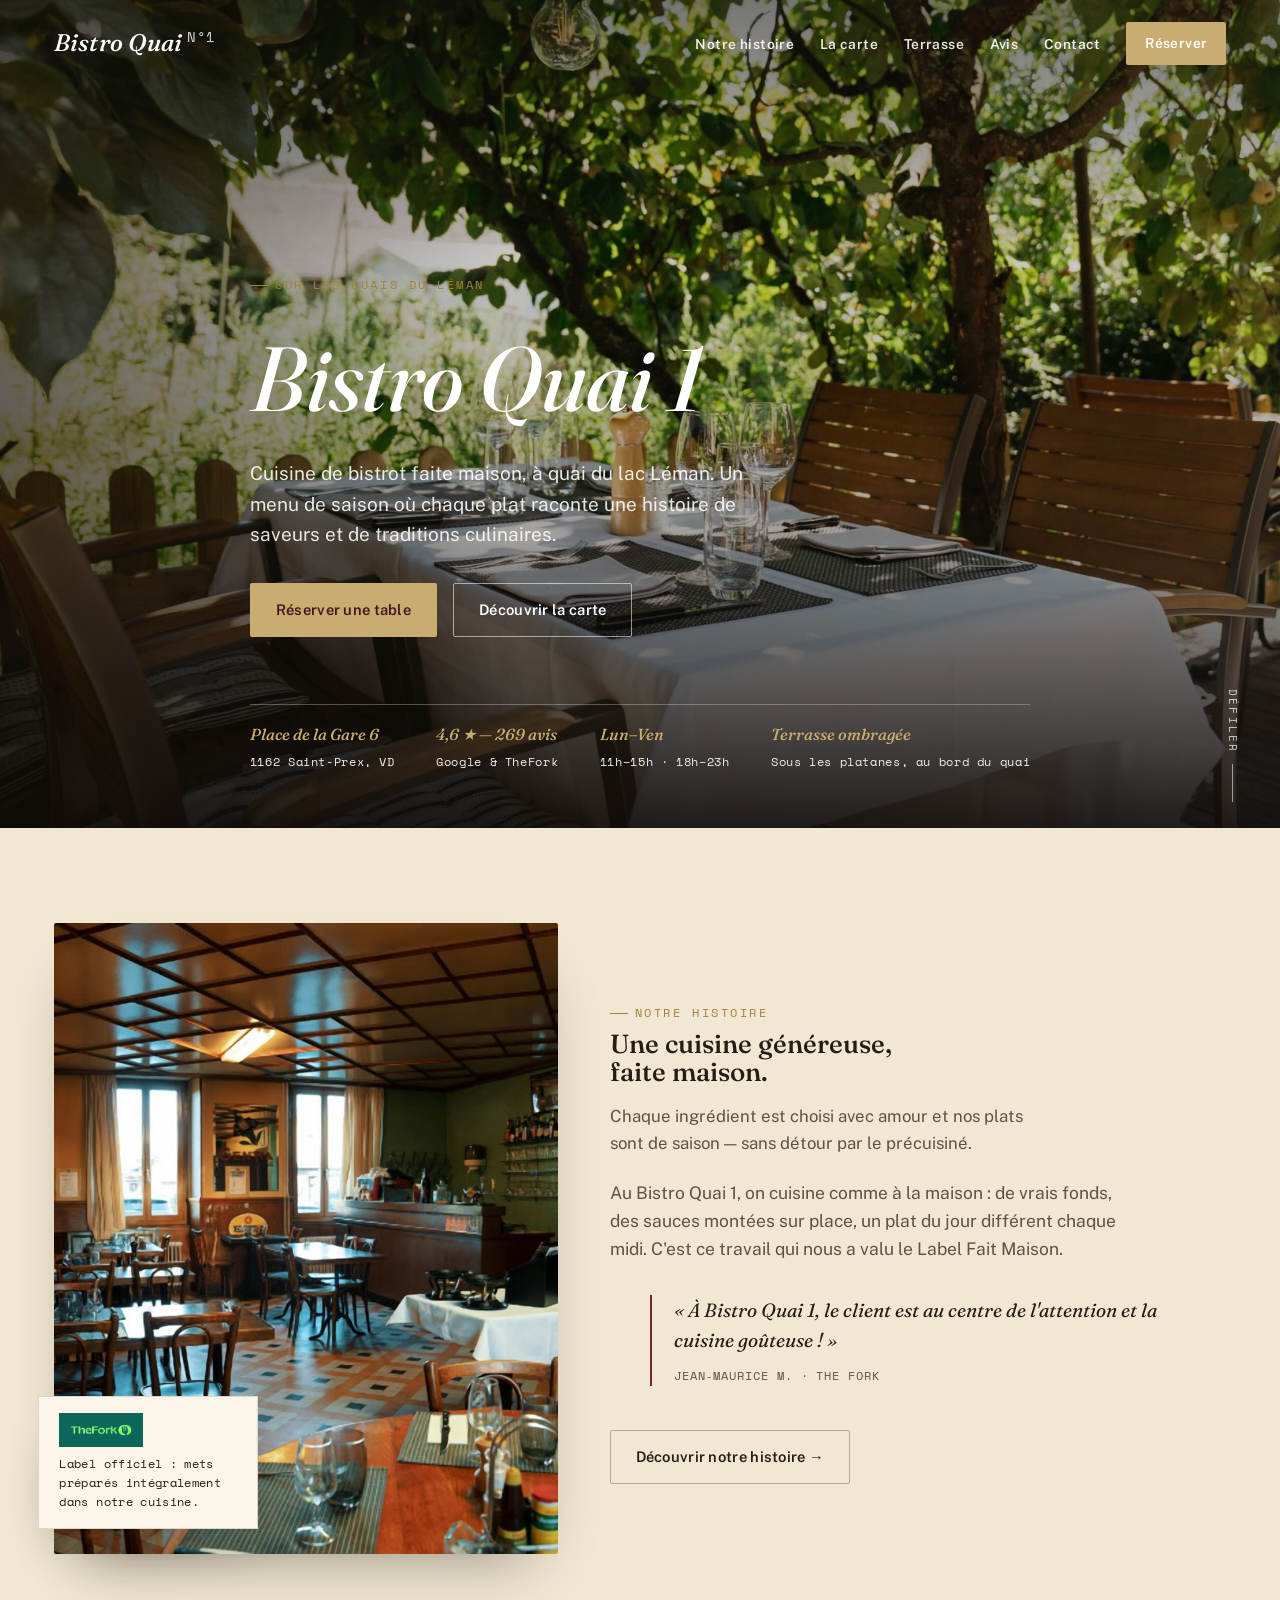
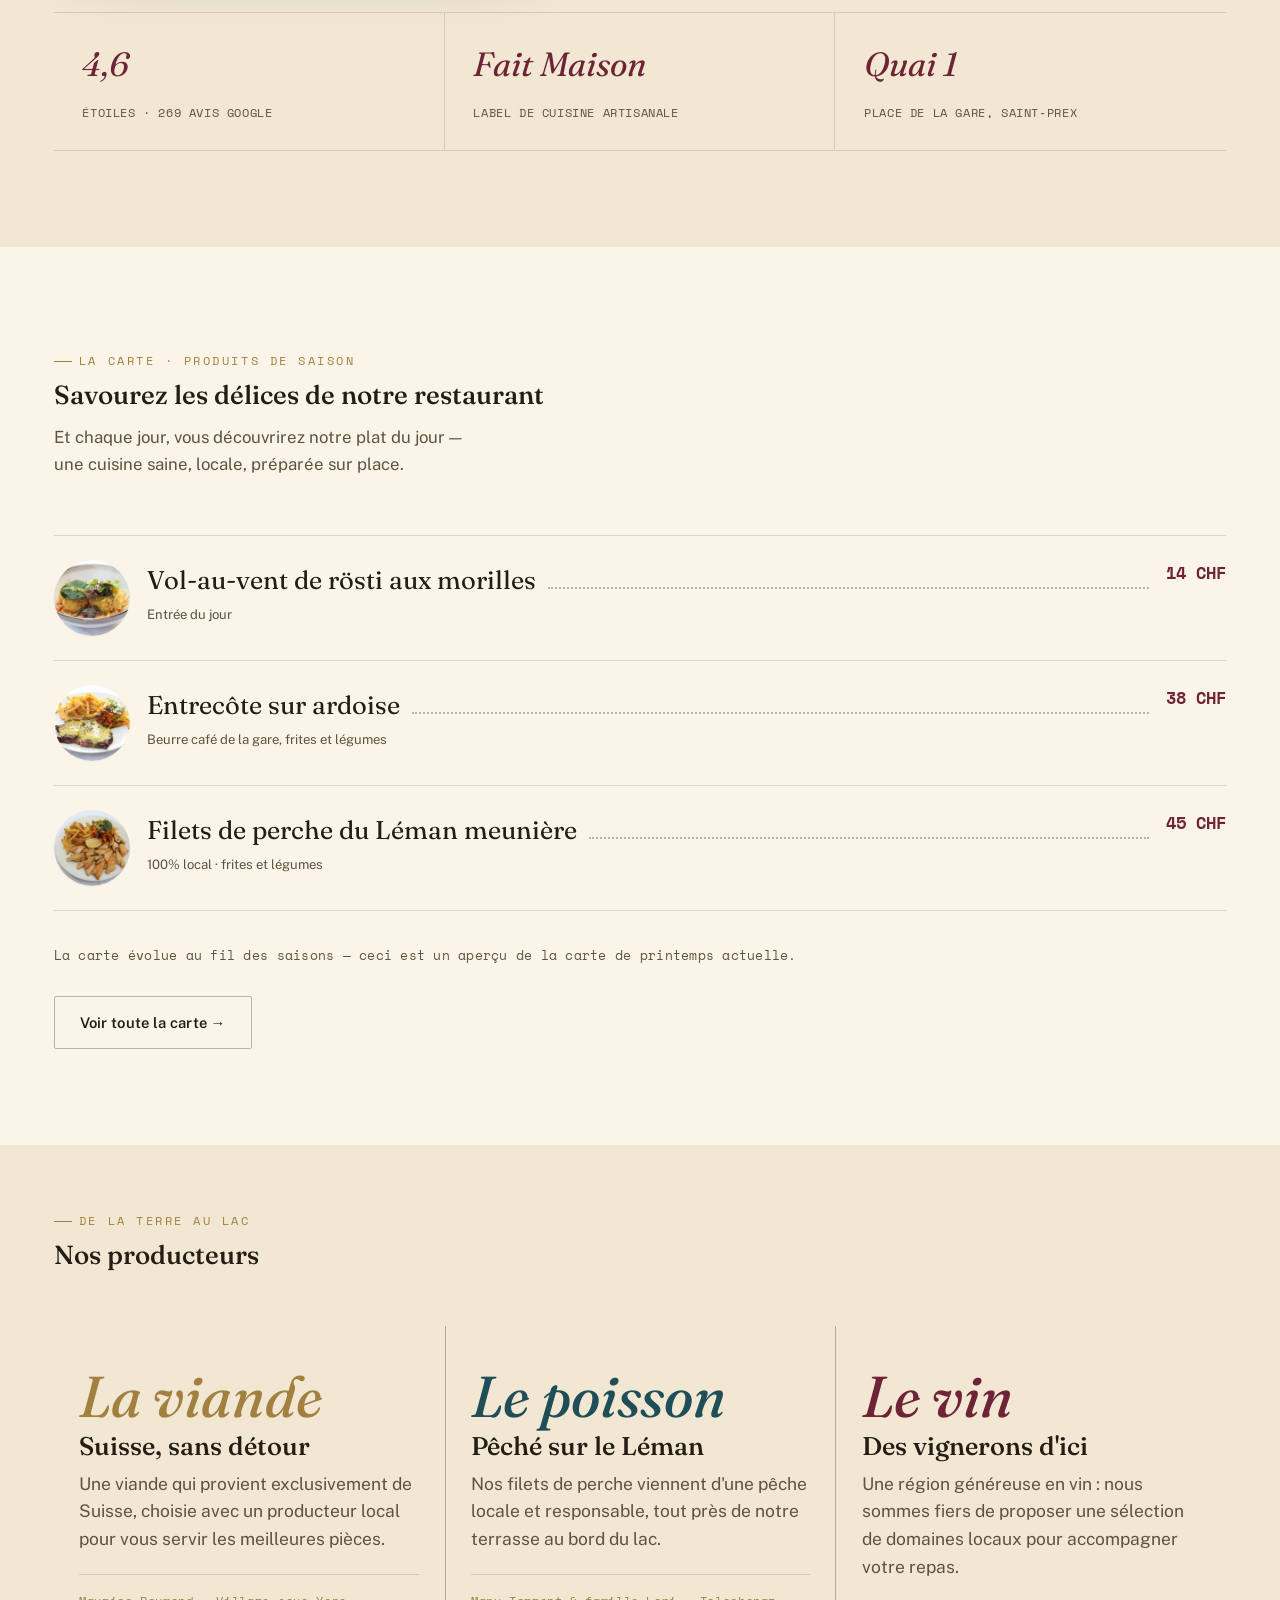
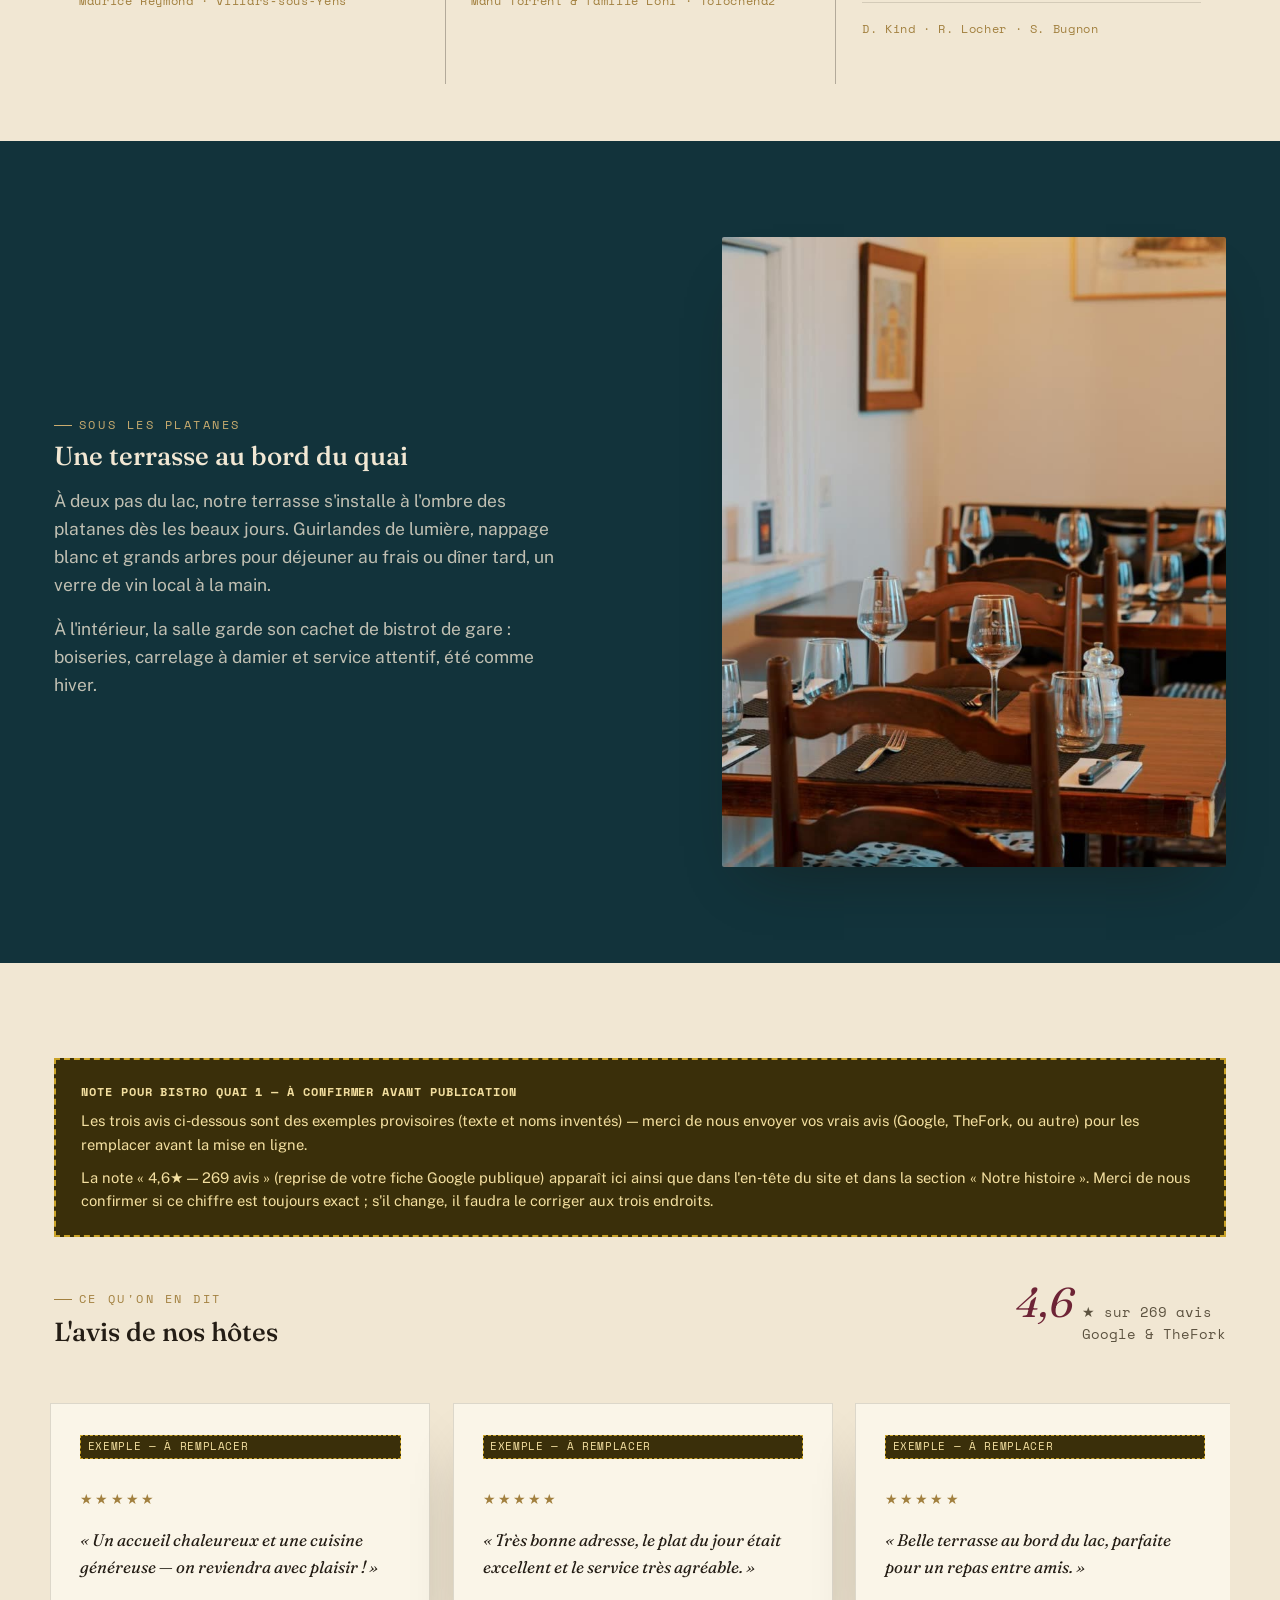
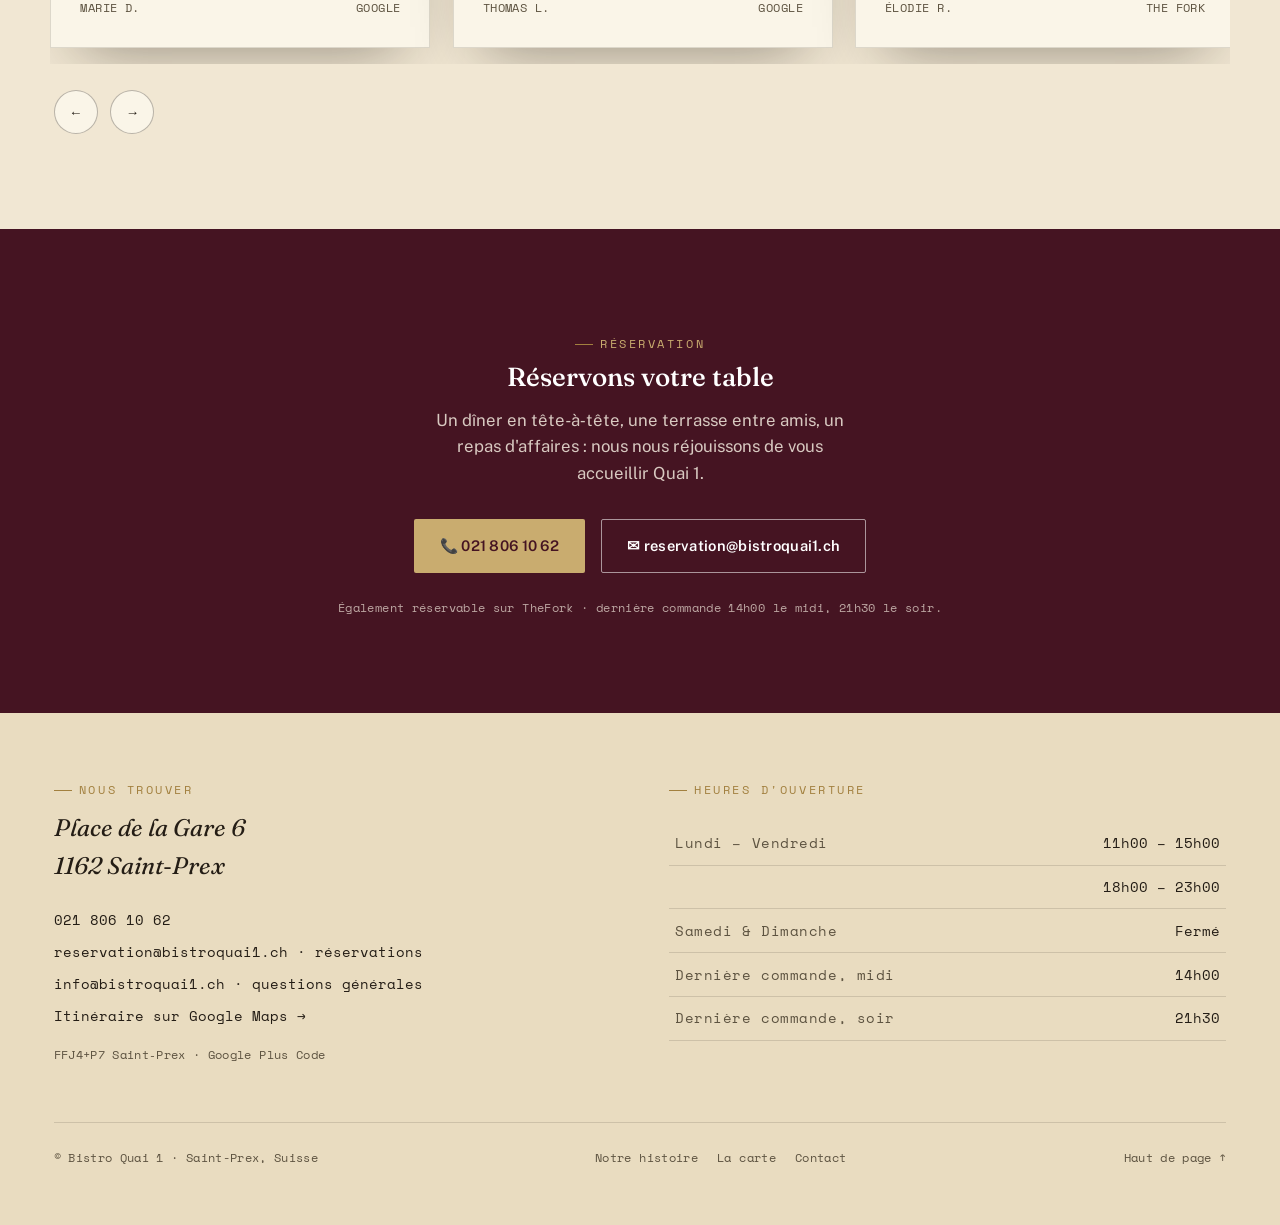
<file: index.html>
<!doctype html><html><head><meta charset=utf8><meta name=viewport content="width=device-width,initial-scale=1"><style>:root{color-scheme:light}body{margin:0;padding:0;font:14px -apple-system,BlinkMacSystemFont,sans-serif;background:#faf9f5;color:#141413}img{max-width:100%}[hidden]:not([hidden=until-found i]){display:none!important}</style></head><body>
<!doctype html><html lang="fr"><head><meta charset=utf8><meta name=viewport content="width=device-width,initial-scale=1">
<script>if('scrollRestoration' in history){history.scrollRestoration='manual';}</script>
<title>Bistro Quai 1</title>
<meta name="description" content="Bistro Quai 1 — cuisine de bistrot faite maison au bord du lac Léman, à Saint-Prex. Terrasse ombragée, plat du jour, produits locaux. Label Fait Maison, 4,6★ (269 avis).">
<meta property="og:type" content="restaurant">
<meta property="og:title" content="Bistro Quai 1 — Cuisine de bistrot faite maison, Saint-Prex">
<meta property="og:description" content="Terrasse ombragée au bord du lac Léman, plat du jour, produits locaux. Label Fait Maison, 4,6★ (269 avis).">
<meta property="og:image" content="img/terrace.jpg">
<meta name="twitter:card" content="summary_large_image">
<link rel="preconnect" href="https://fonts.googleapis.com">
<link rel="preconnect" href="https://fonts.gstatic.com" crossorigin>
<link rel="preload" as="image" href="img/terrace-900.jpg" imagesrcset="img/terrace-900.jpg 900w, img/terrace.jpg 2200w" imagesizes="100vw" fetchpriority="high">
<link rel="stylesheet" href="https://fonts.googleapis.com/css2?family=Fraunces:ital,opsz,wght@0,9..144,340;0,9..144,420;0,9..144,520;0,9..144,600;1,9..144,420;1,9..144,500&family=Public+Sans:wght@400;500;600;700&family=Space+Mono:wght@400;700&display=swap">
<link rel="stylesheet" href="styles.css">
</head><body>

<a class="skip-link" href="#main">Aller au contenu principal</a>

<nav class="nav" id="siteNav">
  <div class="container nav-inner">
    <a href="index.html" class="brand">Bistro Quai <span>N&deg;1</span></a>
    <button class="nav-burger" id="burger" aria-label="Ouvrir le menu" aria-expanded="false"><span></span></button>
    <ul class="nav-links" id="navLinks">
      <li><a href="about-us.html">Notre histoire</a></li>
      <li><a href="carte.html">La carte</a></li>
      <li><a href="#terrasse">Terrasse</a></li>
      <li><a href="#avis">Avis</a></li>
      <li><a href="contactus.html">Contact</a></li>
      <li><a href="tel:+41218061062" class="btn btn-primary" style="padding:0.7em 1.3em;">Réserver</a></li>
    </ul>
  </div>
</nav>

<header class="hero" id="top">
  <div class="hero-media"><img src="img/terrace.jpg" srcset="img/terrace-900.jpg 900w, img/terrace.jpg 2200w" sizes="100vw" fetchpriority="high" alt="Table dressée sous les arbres, terrasse ombragée du Bistro Quai 1" /></div>
  <div class="hero-scrim"></div>
  <div class="scroll-cue"><span>DÉFILER</span><i></i></div>
  <div class="container hero-content">
    <span class="eyebrow hero-kicker">Sur les quais du Léman</span>
    <h1>Bistro Quai&nbsp;1</h1>
    <p class="hero-tagline">Cuisine de bistrot faite maison, à quai du lac Léman. Un menu de saison où chaque plat raconte une histoire de saveurs et de traditions culinaires.</p>
    <div class="hero-ctas">
      <a href="tel:+41218061062" class="btn btn-primary">Réserver une table</a>
      <a href="#carte" class="btn btn-ghost">Découvrir la carte</a>
    </div>
    <div class="placard">
      <div class="container placard-inner" style="padding-inline:0;">
        <div class="placard-item"><b>Place de la Gare 6</b>1162 Saint-Prex, VD</div>
        <div class="placard-item"><b>4,6 &#9733; &mdash; 269 avis</b>Google &amp; TheFork</div>
        <div class="placard-item"><b>Lun&ndash;Ven</b>11h&ndash;15h &middot; 18h&ndash;23h</div>
        <div class="placard-item"><b>Terrasse ombragée</b>Sous les platanes, au bord du quai</div>
      </div>
    </div>
  </div>
</header>

<main id="main">

  <section class="band" id="histoire">
    <div class="container">
      <div class="split reveal">
        <div class="split-media">
          <div class="frame"><img src="img/bistro-bar.jpg" alt="Salle intérieure chaleureuse du Bistro Quai 1, boiseries et carrelage à damier" loading="lazy" /></div>
          <div class="tag"><img src="img/fait-maison.png" alt="Label Fait Maison" loading="lazy" /><div>Label officiel : mets préparés intégralement dans notre cuisine.</div></div>
        </div>
        <div class="kicker-block">
          <span class="eyebrow">Notre histoire</span>
          <h2>Une cuisine généreuse,<br />faite maison.</h2>
          <p class="lede">Chaque ingrédient est choisi avec amour et nos plats sont de saison &mdash; sans détour par le précuisiné.</p>
          <p class="body-copy">Au Bistro Quai 1, on cuisine comme à la maison : de vrais fonds, des sauces montées sur place, un plat du jour différent chaque midi. C'est ce travail qui nous a valu le Label Fait Maison.</p>
          <blockquote class="pull-quote">
            «&nbsp;À Bistro Quai 1, le client est au centre de l'attention et la cuisine goûteuse&nbsp;!&nbsp;»
            <cite>Jean&#8209;Maurice M. &middot; The Fork</cite>
          </blockquote>
          <a href="about-us.html" class="btn btn-line" style="margin-top:1.6rem;">Découvrir notre histoire &rarr;</a>
        </div>
      </div>

      <div class="feature-strip reveal">
        <div class="feature"><span class="num">4,6</span><span class="lab">Étoiles &middot; 269 avis Google</span></div>
        <div class="feature"><span class="num">Fait&nbsp;Maison</span><span class="lab">Label de cuisine artisanale</span></div>
        <div class="feature"><span class="num">Quai&nbsp;1</span><span class="lab">Place de la Gare, Saint&#8209;Prex</span></div>
      </div>
    </div>
  </section>

  <section class="band carte" id="carte">
    <div class="container">
      <div class="carte-head reveal">
        <span class="eyebrow">La carte &middot; produits de saison</span>
        <h2 style="margin-top:0.6rem;">Savourez les délices de notre restaurant</h2>
        <p class="lede" style="margin-top:1rem;">Et chaque jour, vous découvrirez notre plat du jour &mdash; une cuisine saine, locale, préparée sur place.</p>
      </div>

      <div class="dish-list">
        <div class="dish-row reveal">
          <div class="dish-thumb"><img src="img/dish-vol-au-vent.jpg" alt="Vol-au-vent de rösti aux morilles" loading="lazy" /></div>
          <div class="dish-name-wrap"><span class="dish-name">Vol&#8209;au&#8209;vent de rösti aux morilles<span class="dish-desc">Entrée du jour</span></span><span class="leader"></span></div>
          <span class="dish-price">14 CHF</span>
        </div>
        <div class="dish-row reveal">
          <div class="dish-thumb"><img src="img/dish-entrecote.jpg" alt="Entrecôte sur ardoise, beurre café de la gare" loading="lazy" /></div>
          <div class="dish-name-wrap"><span class="dish-name">Entrecôte sur ardoise<span class="dish-desc">Beurre café de la gare, frites et légumes</span></span><span class="leader"></span></div>
          <span class="dish-price">38 CHF</span>
        </div>
        <div class="dish-row reveal">
          <div class="dish-thumb"><img src="img/dish-perche.jpg" alt="Filets de perche du Léman meunière" loading="lazy" /></div>
          <div class="dish-name-wrap"><span class="dish-name">Filets de perche du Léman meunière<span class="dish-desc">100% local &middot; frites et légumes</span></span><span class="leader"></span></div>
          <span class="dish-price">45 CHF</span>
        </div>
      </div>
      <p class="carte-note reveal">La carte évolue au fil des saisons &mdash; ceci est un aperçu de la carte de printemps actuelle.</p>
      <a href="carte.html" class="btn btn-line reveal" style="margin-top:1.8rem;">Voir toute la carte &rarr;</a>
    </div>
  </section>

  <section class="band-tight" id="produits-anchor">
    <div class="container">
      <div class="reveal" style="max-width:40rem; margin-bottom:var(--sp-6);">
        <span class="eyebrow">De la terre au lac</span>
        <h2 style="margin-top:0.6rem;">Nos producteurs</h2>
      </div>
      <div class="produits-grid">
        <div class="produit reveal">
          <span class="produit-mark">La viande</span>
          <h3>Suisse, sans détour</h3>
          <p>Une viande qui provient exclusivement de Suisse, choisie avec un producteur local pour vous servir les meilleures pièces.</p>
          <span class="who">Maurice Reymond &middot; Villars&#8209;sous&#8209;Yens</span>
        </div>
        <div class="produit reveal">
          <span class="produit-mark">Le poisson</span>
          <h3>Pêché sur le Léman</h3>
          <p>Nos filets de perche viennent d'une pêche locale et responsable, tout près de notre terrasse au bord du lac.</p>
          <span class="who">Manu Torrent &amp; famille Loni &middot; Tolochenaz</span>
        </div>
        <div class="produit reveal">
          <span class="produit-mark">Le vin</span>
          <h3>Des vignerons d'ici</h3>
          <p>Une région généreuse en vin : nous sommes fiers de proposer une sélection de domaines locaux pour accompagner votre repas.</p>
          <span class="who">D. Kind &middot; R. Locher &middot; S. Bugnon</span>
        </div>
      </div>
    </div>
  </section>

  <section class="band terrasse" id="terrasse">
    <div class="container">
      <div class="split rev reveal">
        <div class="split-media">
          <div class="frame"><img src="img/dining-room.jpg" alt="Salle à manger du Bistro Quai 1, table dressée près de la porte bleue" loading="lazy" /></div>
        </div>
        <div class="kicker-block">
          <span class="eyebrow">Sous les platanes</span>
          <h2>Une terrasse au bord du quai</h2>
          <p class="body-copy">À deux pas du lac, notre terrasse s'installe à l'ombre des platanes dès les beaux jours. Guirlandes de lumière, nappage blanc et grands arbres pour déjeuner au frais ou dîner tard, un verre de vin local à la main.</p>
          <p class="body-copy">À l'intérieur, la salle garde son cachet de bistrot de gare : boiseries, carrelage à damier et service attentif, été comme hiver.</p>
        </div>
      </div>
    </div>
  </section>

  <section class="band" id="avis">
    <div class="container">
      <div class="review-note reveal">
        <strong>Note pour Bistro Quai 1 &mdash; à confirmer avant publication</strong>
        <p>Les trois avis ci&#8209;dessous sont des exemples provisoires (texte et noms inventés) &mdash; merci de nous envoyer vos vrais avis (Google, TheFork, ou autre) pour les remplacer avant la mise en ligne.</p>
        <p>La note « 4,6&#9733; &mdash; 269 avis » (reprise de votre fiche Google publique) apparaît ici ainsi que dans l'en&#8209;tête du site et dans la section « Notre histoire ». Merci de nous confirmer si ce chiffre est toujours exact ; s'il change, il faudra le corriger aux trois endroits.</p>
      </div>

      <div class="avis-head reveal">
        <div>
          <span class="eyebrow">Ce qu'on en dit</span>
          <h2 style="margin-top:0.6rem;">L'avis de nos hôtes</h2>
        </div>
        <div class="rating-badge"><span class="num">4,6</span><span class="of">&#9733; sur 269 avis<br />Google &amp; TheFork</span></div>
      </div>

      <div class="scroller reveal" id="scroller">
        <article class="review-card">
          <span class="needs-confirm">Exemple &mdash; à remplacer</span>
          <span class="stars">&#9733;&#9733;&#9733;&#9733;&#9733;</span>
          <p>«&nbsp;Un accueil chaleureux et une cuisine généreuse &mdash; on reviendra avec plaisir&nbsp;!&nbsp;»</p>
          <footer><span>Marie D.</span><span>Google</span></footer>
        </article>
        <article class="review-card">
          <span class="needs-confirm">Exemple &mdash; à remplacer</span>
          <span class="stars">&#9733;&#9733;&#9733;&#9733;&#9733;</span>
          <p>«&nbsp;Très bonne adresse, le plat du jour était excellent et le service très agréable.&nbsp;»</p>
          <footer><span>Thomas L.</span><span>Google</span></footer>
        </article>
        <article class="review-card">
          <span class="needs-confirm">Exemple &mdash; à remplacer</span>
          <span class="stars">&#9733;&#9733;&#9733;&#9733;&#9733;</span>
          <p>«&nbsp;Belle terrasse au bord du lac, parfaite pour un repas entre amis.&nbsp;»</p>
          <footer><span>Élodie R.</span><span>The Fork</span></footer>
        </article>
      </div>
      <div class="scroller-controls reveal">
        <button id="scrollPrev" aria-label="Avis précédent">&#8592;</button>
        <button id="scrollNext" aria-label="Avis suivant">&#8594;</button>
      </div>
    </div>
  </section>

  <section class="band cta-band" id="reserver">
    <div class="container">
      <div class="reveal">
        <span class="eyebrow" style="color:var(--brass-soft);">Réservation</span>
        <h2 style="margin-top:0.6rem;">Réservons votre table</h2>
        <p class="lede" style="margin-top:1rem;">Un dîner en tête&#8209;à&#8209;tête, une terrasse entre amis, un repas d'affaires : nous nous réjouissons de vous accueillir Quai&nbsp;1.</p>
        <div class="cta-actions">
          <a href="tel:+41218061062" class="btn btn-primary">&#128222; 021 806 10 62</a>
          <a href="mailto:reservation@bistroquai1.ch" class="btn btn-ghost">&#9993; reservation@bistroquai1.ch</a>
        </div>
        <p class="cta-note">Également réservable sur TheFork &middot; dernière commande 14h00 le midi, 21h30 le soir.</p>
      </div>
    </div>
  </section>

  <section class="band-tight footer" id="contact">
    <div class="container">
      <div class="footer-grid reveal">
        <div>
          <span class="eyebrow">Nous trouver</span>
          <p class="addr-line">Place de la Gare 6<br />1162 Saint&#8209;Prex</p>
          <ul class="contact-list">
            <li><a href="tel:+41218061062">021 806 10 62</a></li>
            <li><a href="mailto:reservation@bistroquai1.ch">reservation@bistroquai1.ch</a> &middot; réservations</li>
            <li><a href="mailto:info@bistroquai1.ch">info@bistroquai1.ch</a> &middot; questions générales</li>
            <li><a href="https://maps.app.goo.gl/zb5xaHzFoBouSKPc6" target="_blank" rel="noopener">Itinéraire sur Google Maps &#8594;</a></li>
          </ul>
          <p class="plus-code">FFJ4+P7 Saint&#8209;Prex &middot; Google Plus Code</p>
        </div>
        <div>
          <span class="eyebrow">Heures d'ouverture</span>
          <table class="hours-table">
            <tr><td>Lundi &ndash; Vendredi</td><td>11h00 &ndash; 15h00</td></tr>
            <tr><td>&nbsp;</td><td>18h00 &ndash; 23h00</td></tr>
            <tr><td>Samedi &amp; Dimanche</td><td>Fermé</td></tr>
            <tr><td>Dernière commande, midi</td><td>14h00</td></tr>
            <tr><td>Dernière commande, soir</td><td>21h30</td></tr>
          </table>
        </div>
      </div>
      <div class="footer-bottom">
        <span>&copy; Bistro Quai 1 &middot; Saint-Prex, Suisse</span>
        <nav aria-label="Pages du site" style="display:flex; gap:1.2rem;">
          <a href="about-us.html">Notre histoire</a>
          <a href="carte.html">La carte</a>
          <a href="contactus.html">Contact</a>
        </nav>
        <a href="#top">Haut de page &#8593;</a>
      </div>
    </div>
  </section>

</main>

<script src="script.js"></script>
</body></html>

</body></html>
</file>
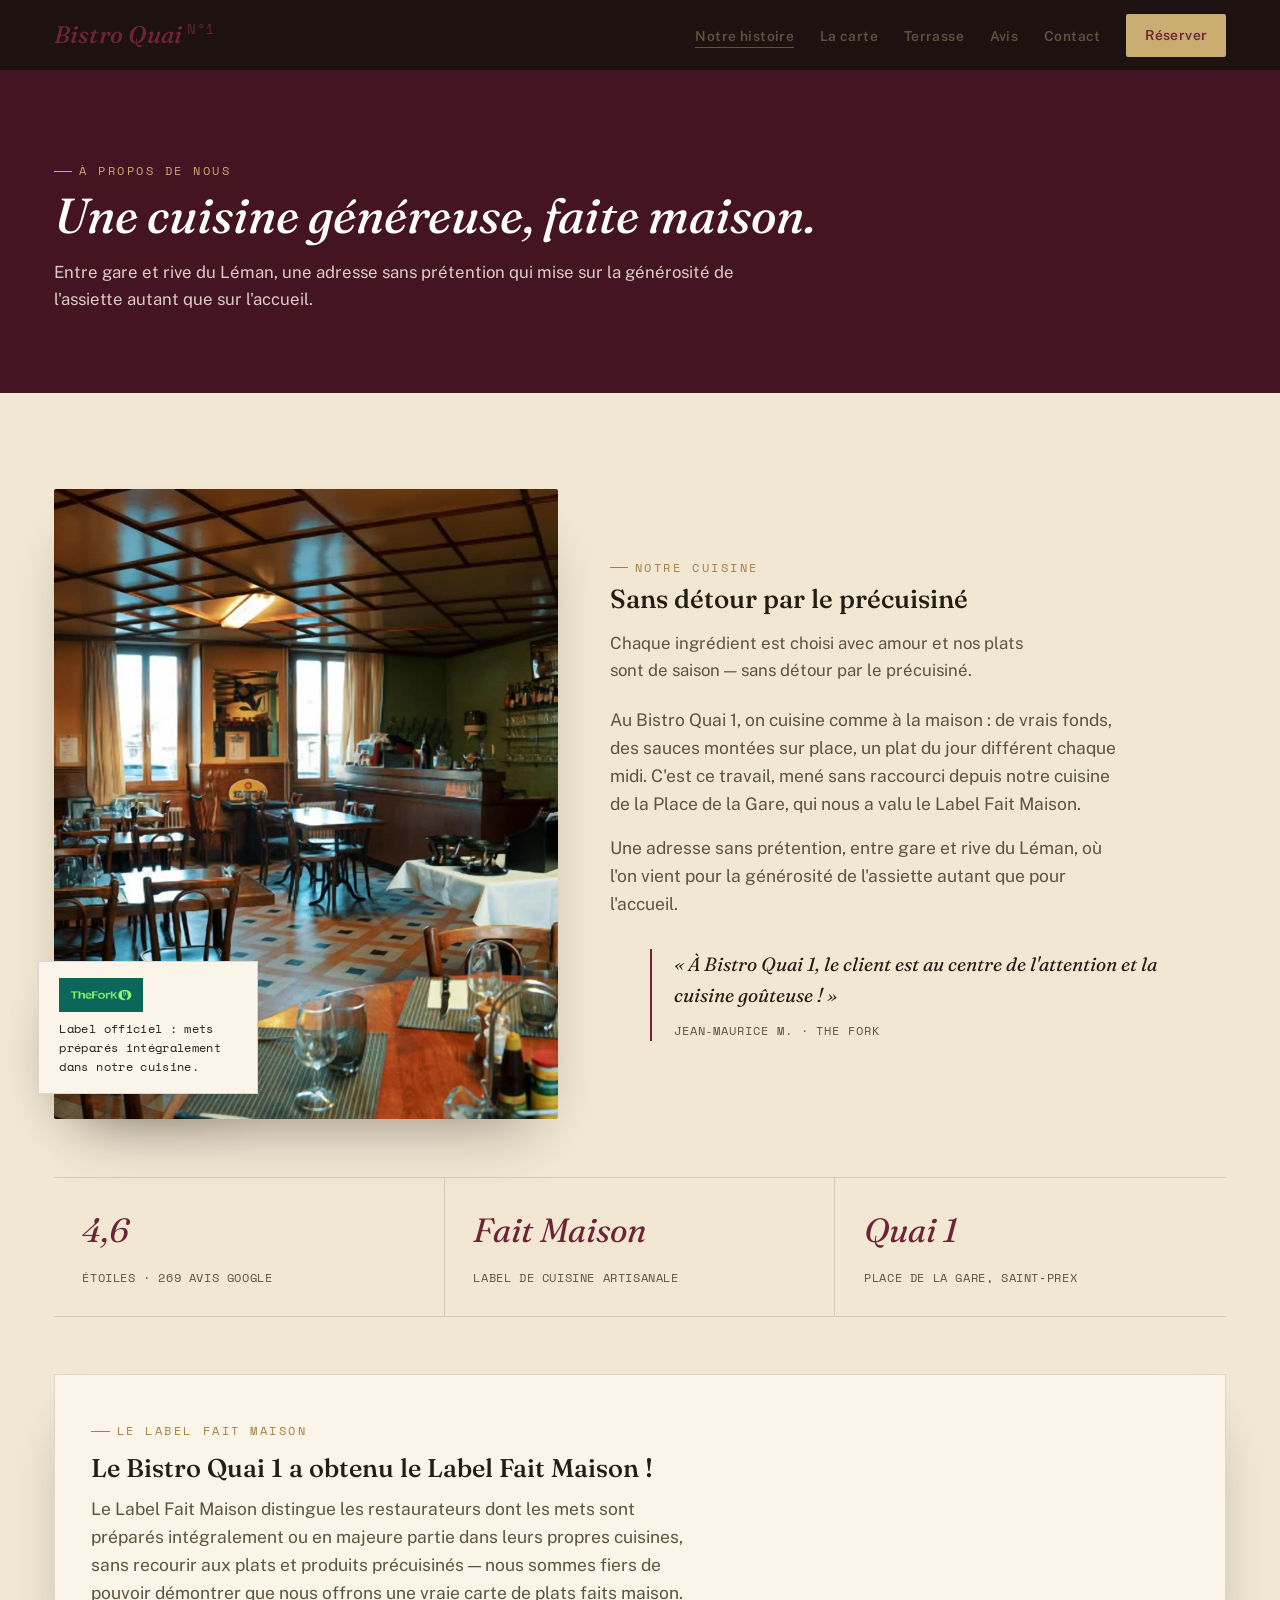
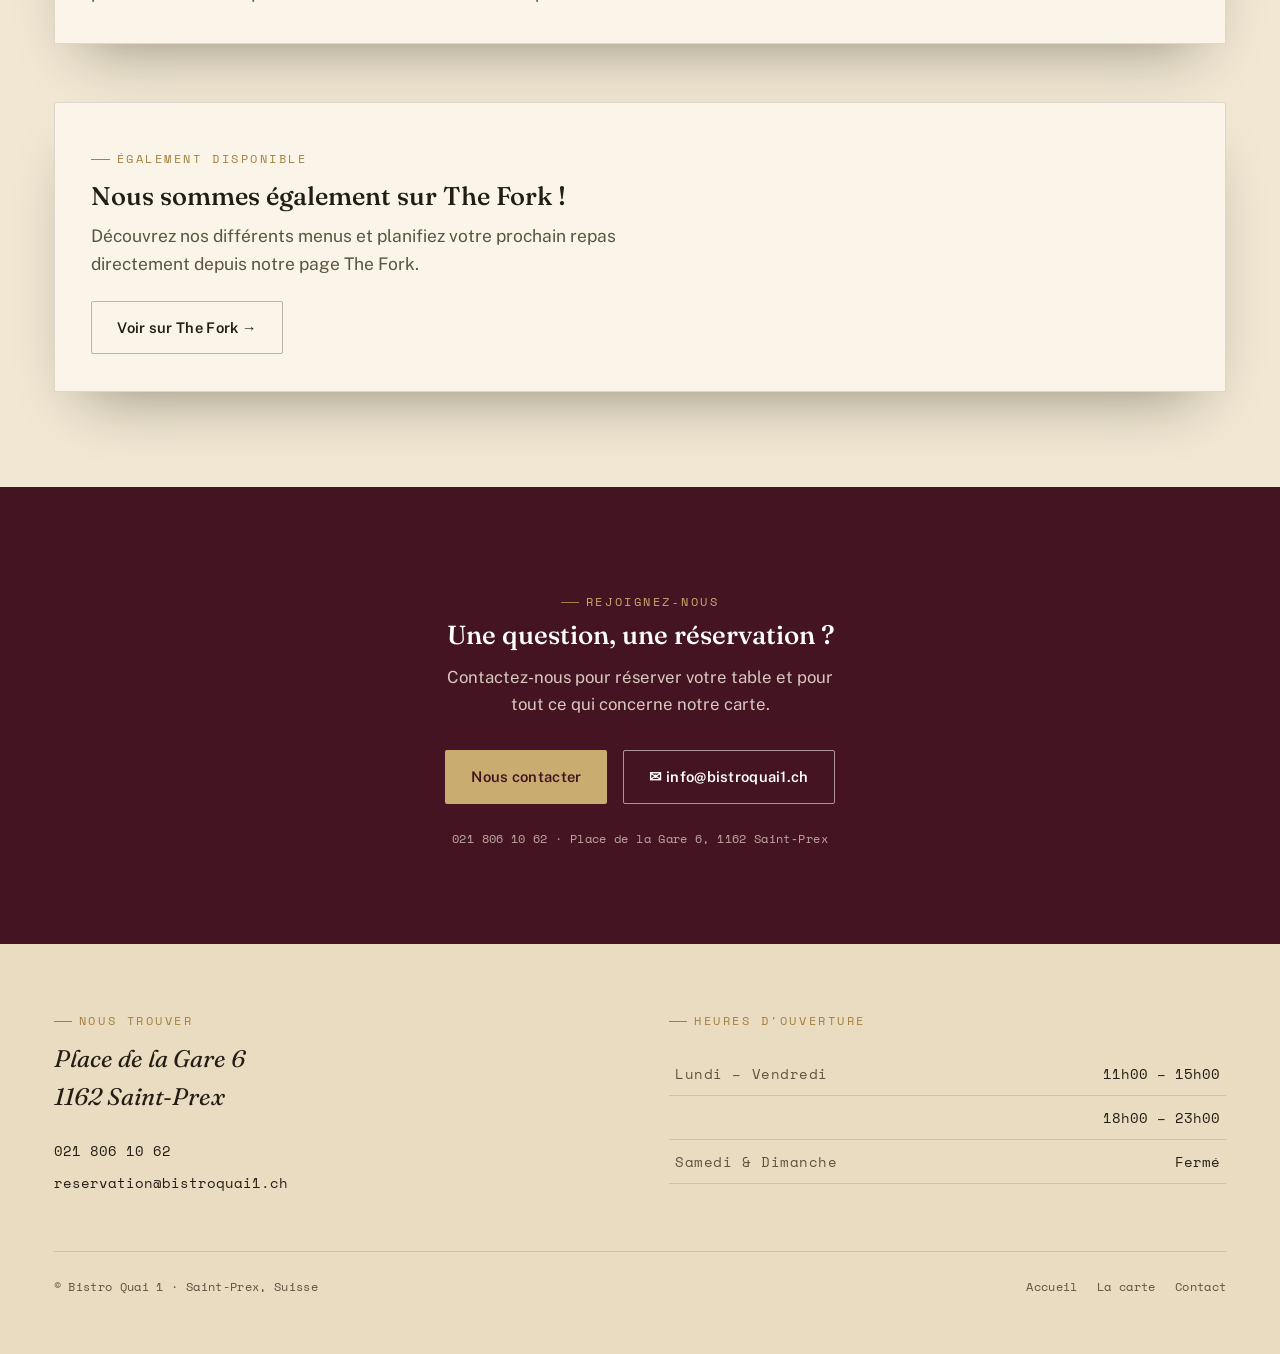
<file: about-us.html>
<!doctype html><html lang="fr"><head><meta charset=utf8><meta name=viewport content="width=device-width,initial-scale=1">
<script>if('scrollRestoration' in history){history.scrollRestoration='manual';}</script>
<title>Notre histoire — Bistro Quai 1</title>
<meta name="description" content="L'histoire du Bistro Quai 1 à Saint-Prex : cuisine faite maison, Label Fait Maison, et notre partenariat avec The Fork.">
<meta property="og:type" content="restaurant">
<meta property="og:title" content="Notre histoire — Bistro Quai 1">
<meta property="og:description" content="Une cuisine généreuse, faite maison, au bord du lac Léman.">
<meta property="og:image" content="img/bistro-bar.jpg">
<meta name="twitter:card" content="summary_large_image">
<link rel="preconnect" href="https://fonts.googleapis.com">
<link rel="preconnect" href="https://fonts.gstatic.com" crossorigin>
<link rel="stylesheet" href="https://fonts.googleapis.com/css2?family=Fraunces:ital,opsz,wght@0,9..144,340;0,9..144,420;0,9..144,520;0,9..144,600;1,9..144,420;1,9..144,500&family=Public+Sans:wght@400;500;600;700&family=Space+Mono:wght@400;700&display=swap">
<link rel="stylesheet" href="styles.css">
</head><body>

<a class="skip-link" href="#main">Aller au contenu principal</a>

<nav class="nav nav-solid" id="siteNav">
  <div class="container nav-inner">
    <a href="index.html" class="brand">Bistro Quai <span>N&deg;1</span></a>
    <button class="nav-burger" id="burger" aria-label="Ouvrir le menu" aria-expanded="false"><span></span></button>
    <ul class="nav-links" id="navLinks">
      <li><a href="about-us.html" class="is-current">Notre histoire</a></li>
      <li><a href="carte.html">La carte</a></li>
      <li><a href="index.html#terrasse">Terrasse</a></li>
      <li><a href="index.html#avis">Avis</a></li>
      <li><a href="contactus.html">Contact</a></li>
      <li><a href="tel:+41218061062" class="btn btn-primary" style="padding:0.7em 1.3em;">Réserver</a></li>
    </ul>
  </div>
</nav>

<header class="page-header">
  <div class="container">
    <span class="eyebrow">À propos de nous</span>
    <h1>Une cuisine généreuse, faite maison.</h1>
    <p class="lede">Entre gare et rive du Léman, une adresse sans prétention qui mise sur la générosité de l'assiette autant que sur l'accueil.</p>
  </div>
</header>

<main id="main">
  <section class="band">
    <div class="container">
      <div class="split reveal">
        <div class="split-media">
          <div class="frame"><img src="img/bistro-bar.jpg" alt="Salle intérieure chaleureuse du Bistro Quai 1, boiseries et carrelage à damier" loading="lazy" /></div>
          <div class="tag"><img src="img/fait-maison.png" alt="Label Fait Maison" loading="lazy" /><div>Label officiel : mets préparés intégralement dans notre cuisine.</div></div>
        </div>
        <div class="kicker-block">
          <span class="eyebrow">Notre cuisine</span>
          <h2>Sans détour par le précuisiné</h2>
          <p class="lede">Chaque ingrédient est choisi avec amour et nos plats sont de saison &mdash; sans détour par le précuisiné.</p>
          <p class="body-copy">Au Bistro Quai 1, on cuisine comme à la maison : de vrais fonds, des sauces montées sur place, un plat du jour différent chaque midi. C'est ce travail, mené sans raccourci depuis notre cuisine de la Place de la Gare, qui nous a valu le Label Fait Maison.</p>
          <p class="body-copy">Une adresse sans prétention, entre gare et rive du Léman, où l'on vient pour la générosité de l'assiette autant que pour l'accueil.</p>
          <blockquote class="pull-quote">
            «&nbsp;À Bistro Quai 1, le client est au centre de l'attention et la cuisine goûteuse&nbsp;!&nbsp;»
            <cite>Jean&#8209;Maurice M. &middot; The Fork</cite>
          </blockquote>
        </div>
      </div>

      <div class="feature-strip reveal">
        <div class="feature"><span class="num">4,6</span><span class="lab">Étoiles &middot; 269 avis Google</span></div>
        <div class="feature"><span class="num">Fait&nbsp;Maison</span><span class="lab">Label de cuisine artisanale</span></div>
        <div class="feature"><span class="num">Quai&nbsp;1</span><span class="lab">Place de la Gare, Saint&#8209;Prex</span></div>
      </div>

      <div class="about-callout reveal">
        <span class="eyebrow">Le Label Fait Maison</span>
        <h3>Le Bistro Quai 1 a obtenu le Label Fait Maison !</h3>
        <p>Le Label Fait Maison distingue les restaurateurs dont les mets sont préparés intégralement ou en majeure partie dans leurs propres cuisines, sans recourir aux plats et produits précuisinés &mdash; nous sommes fiers de pouvoir démontrer que nous offrons une vraie carte de plats faits maison.</p>
      </div>

      <div class="about-callout reveal">
        <span class="eyebrow">Également disponible</span>
        <h3>Nous sommes également sur The Fork !</h3>
        <p>Découvrez nos différents menus et planifiez votre prochain repas directement depuis notre page The Fork.</p>
        <a href="https://www.thefork.ch/restaurant/bistro-quai-1-r387785" target="_blank" rel="noopener" class="btn btn-line">Voir sur The Fork &rarr;</a>
      </div>
    </div>
  </section>

  <section class="band cta-band reveal">
    <div class="container">
      <span class="eyebrow" style="color:var(--brass-soft);">Rejoignez&#8209;nous</span>
      <h2 style="margin-top:0.6rem;">Une question, une réservation ?</h2>
      <p class="lede" style="margin-top:1rem;">Contactez&#8209;nous pour réserver votre table et pour tout ce qui concerne notre carte.</p>
      <div class="cta-actions">
        <a href="contactus.html" class="btn btn-primary">Nous contacter</a>
        <a href="mailto:info@bistroquai1.ch" class="btn btn-ghost">&#9993; info@bistroquai1.ch</a>
      </div>
      <p class="cta-note">021 806 10 62 &middot; Place de la Gare 6, 1162 Saint&#8209;Prex</p>
    </div>
  </section>
</main>

<footer class="band-tight footer">
  <div class="container">
    <div class="footer-grid">
      <div>
        <span class="eyebrow">Nous trouver</span>
        <p class="addr-line">Place de la Gare 6<br />1162 Saint&#8209;Prex</p>
        <ul class="contact-list">
          <li><a href="tel:+41218061062">021 806 10 62</a></li>
          <li><a href="mailto:reservation@bistroquai1.ch">reservation@bistroquai1.ch</a></li>
        </ul>
      </div>
      <div>
        <span class="eyebrow">Heures d'ouverture</span>
        <table class="hours-table">
          <tr><td>Lundi &ndash; Vendredi</td><td>11h00 &ndash; 15h00</td></tr>
          <tr><td>&nbsp;</td><td>18h00 &ndash; 23h00</td></tr>
          <tr><td>Samedi &amp; Dimanche</td><td>Fermé</td></tr>
        </table>
      </div>
    </div>
    <div class="footer-bottom">
      <span>&copy; Bistro Quai 1 &middot; Saint-Prex, Suisse</span>
      <nav aria-label="Pages du site" style="display:flex; gap:1.2rem;">
        <a href="index.html">Accueil</a>
        <a href="carte.html">La carte</a>
        <a href="contactus.html">Contact</a>
      </nav>
    </div>
  </div>
</footer>

<script src="script.js"></script>
</body></html>
</file>
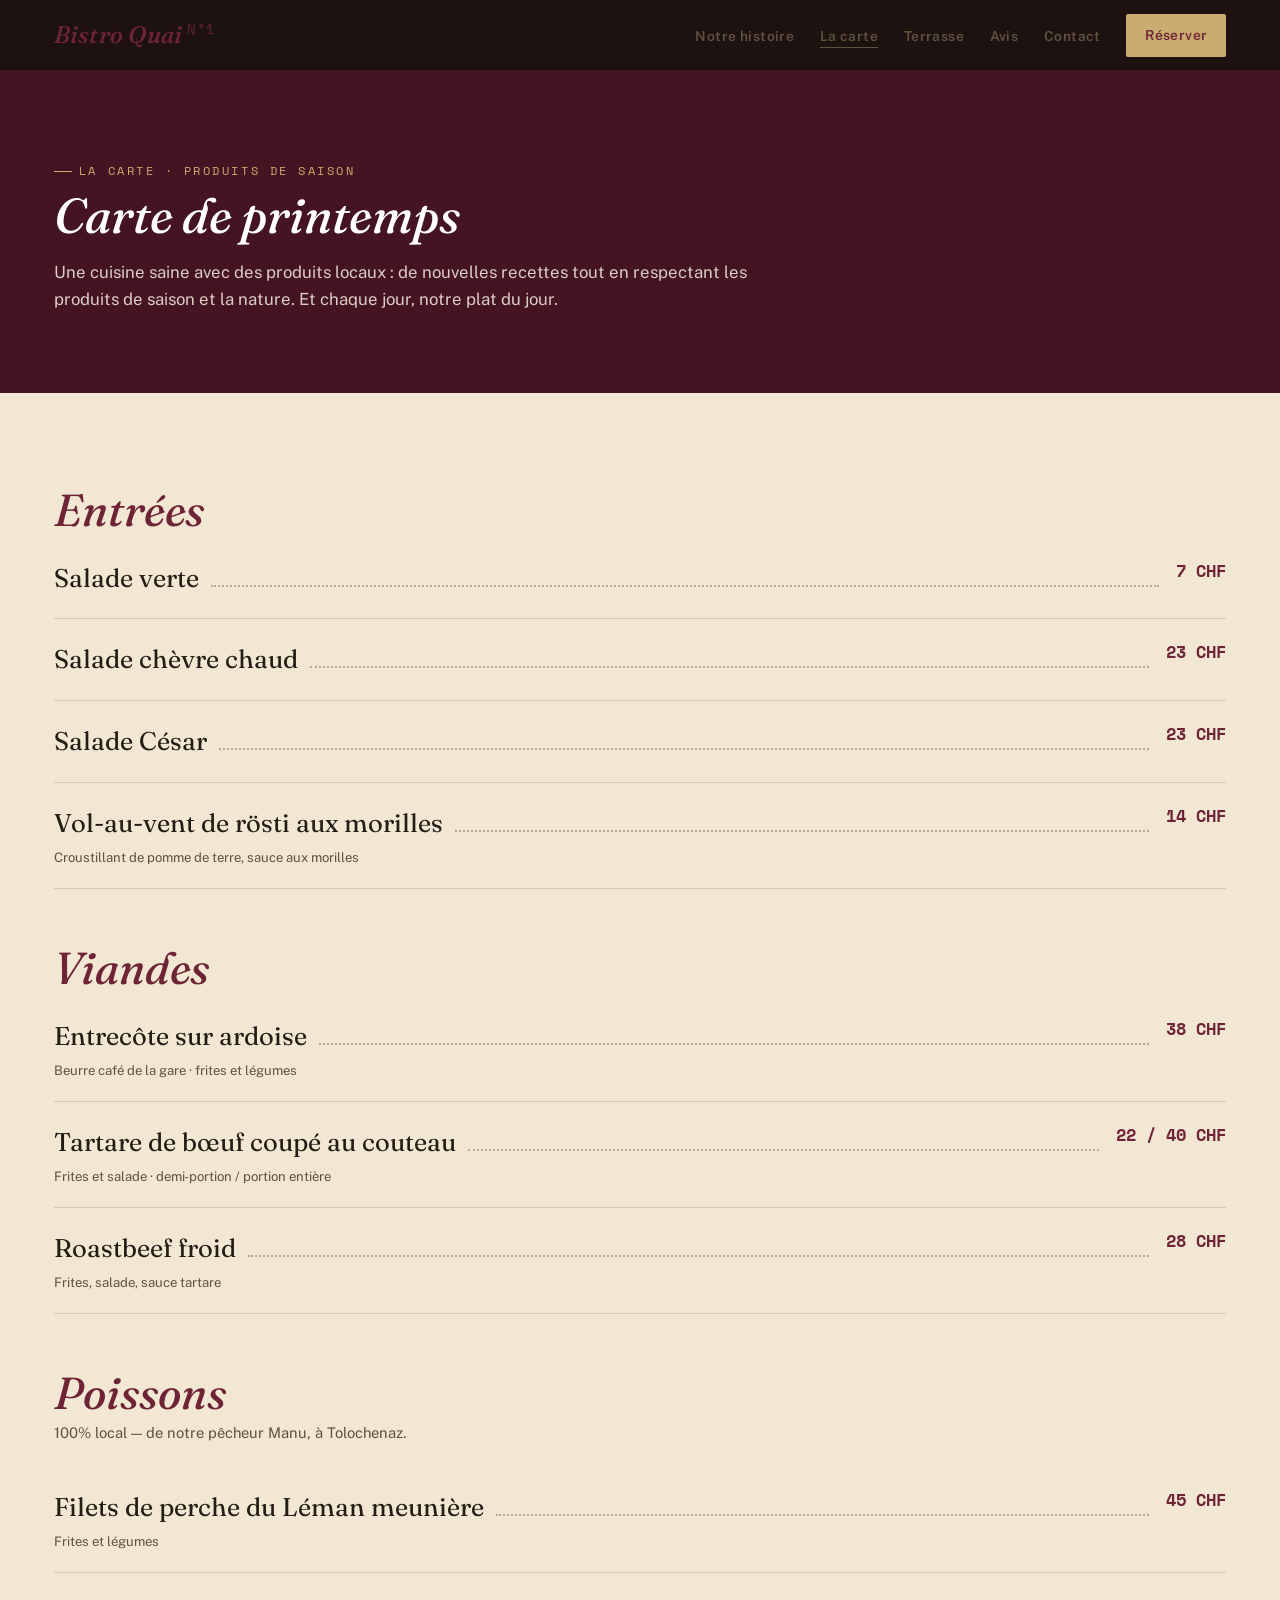
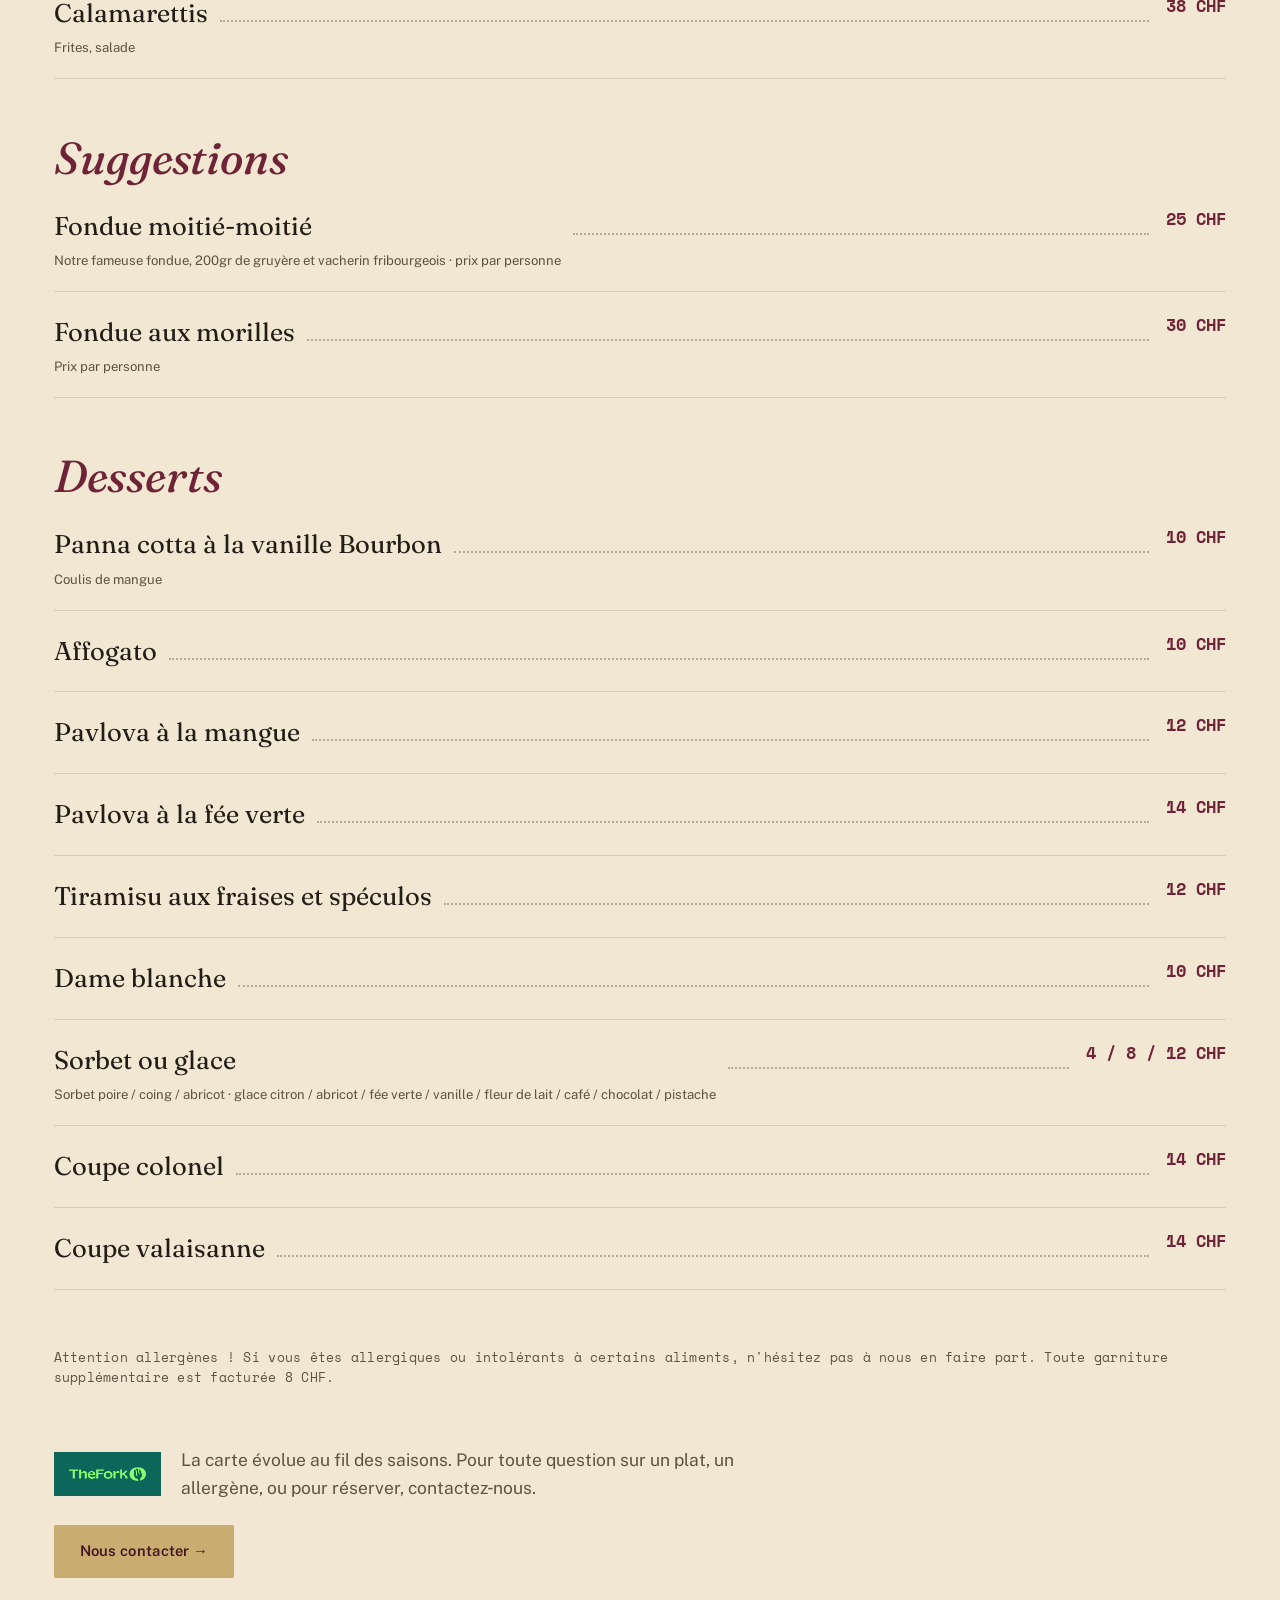
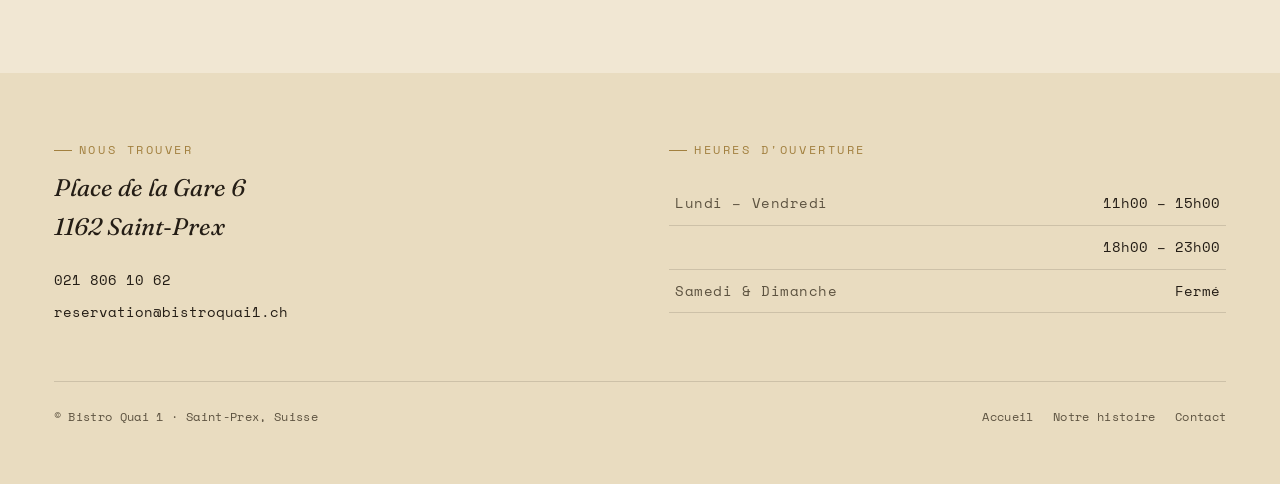
<file: carte.html>
<!doctype html><html lang="fr"><head><meta charset=utf8><meta name=viewport content="width=device-width,initial-scale=1">
<script>if('scrollRestoration' in history){history.scrollRestoration='manual';}</script>
<title>La carte — Bistro Quai 1</title>
<meta name="description" content="La carte complète du Bistro Quai 1 à Saint-Prex : entrées, viandes, poissons du Léman, fondues et desserts faits maison.">
<meta property="og:type" content="restaurant">
<meta property="og:title" content="La carte — Bistro Quai 1">
<meta property="og:description" content="Carte de printemps : entrées, viandes, poissons 100% locaux, fondues et desserts faits maison.">
<meta property="og:image" content="img/dish-entrecote.jpg">
<meta name="twitter:card" content="summary_large_image">
<link rel="preconnect" href="https://fonts.googleapis.com">
<link rel="preconnect" href="https://fonts.gstatic.com" crossorigin>
<link rel="stylesheet" href="https://fonts.googleapis.com/css2?family=Fraunces:ital,opsz,wght@0,9..144,340;0,9..144,420;0,9..144,520;0,9..144,600;1,9..144,420;1,9..144,500&family=Public+Sans:wght@400;500;600;700&family=Space+Mono:wght@400;700&display=swap">
<link rel="stylesheet" href="styles.css">
</head><body>

<a class="skip-link" href="#main">Aller au contenu principal</a>

<nav class="nav nav-solid" id="siteNav">
  <div class="container nav-inner">
    <a href="index.html" class="brand">Bistro Quai <span>N&deg;1</span></a>
    <button class="nav-burger" id="burger" aria-label="Ouvrir le menu" aria-expanded="false"><span></span></button>
    <ul class="nav-links" id="navLinks">
      <li><a href="about-us.html">Notre histoire</a></li>
      <li><a href="carte.html" class="is-current">La carte</a></li>
      <li><a href="index.html#terrasse">Terrasse</a></li>
      <li><a href="index.html#avis">Avis</a></li>
      <li><a href="contactus.html">Contact</a></li>
      <li><a href="tel:+41218061062" class="btn btn-primary" style="padding:0.7em 1.3em;">Réserver</a></li>
    </ul>
  </div>
</nav>

<header class="page-header">
  <div class="container">
    <span class="eyebrow">La carte &middot; produits de saison</span>
    <h1>Carte de printemps</h1>
    <p class="lede">Une cuisine saine avec des produits locaux : de nouvelles recettes tout en respectant les produits de saison et la nature. Et chaque jour, notre plat du jour.</p>
  </div>
</header>

<main id="main">
  <section class="band">
    <div class="container">

      <div class="menu-category reveal">
        <span class="menu-category-title">Entrées</span>
        <div class="menu-row">
          <div class="dish-name-wrap"><span class="dish-name">Salade verte</span><span class="leader"></span></div>
          <span class="dish-price">7 CHF</span>
        </div>
        <div class="menu-row">
          <div class="dish-name-wrap"><span class="dish-name">Salade chèvre chaud</span><span class="leader"></span></div>
          <span class="dish-price">23 CHF</span>
        </div>
        <div class="menu-row">
          <div class="dish-name-wrap"><span class="dish-name">Salade César</span><span class="leader"></span></div>
          <span class="dish-price">23 CHF</span>
        </div>
        <div class="menu-row">
          <div class="dish-name-wrap"><span class="dish-name">Vol&#8209;au&#8209;vent de rösti aux morilles<span class="dish-desc">Croustillant de pomme de terre, sauce aux morilles</span></span><span class="leader"></span></div>
          <span class="dish-price">14 CHF</span>
        </div>
      </div>

      <div class="menu-category reveal">
        <span class="menu-category-title">Viandes</span>
        <div class="menu-row">
          <div class="dish-name-wrap"><span class="dish-name">Entrecôte sur ardoise<span class="dish-desc">Beurre café de la gare &middot; frites et légumes</span></span><span class="leader"></span></div>
          <span class="dish-price">38 CHF</span>
        </div>
        <div class="menu-row">
          <div class="dish-name-wrap"><span class="dish-name">Tartare de bœuf coupé au couteau<span class="dish-desc">Frites et salade &middot; demi&#8209;portion / portion entière</span></span><span class="leader"></span></div>
          <span class="dish-price">22 / 40 CHF</span>
        </div>
        <div class="menu-row">
          <div class="dish-name-wrap"><span class="dish-name">Roastbeef froid<span class="dish-desc">Frites, salade, sauce tartare</span></span><span class="leader"></span></div>
          <span class="dish-price">28 CHF</span>
        </div>
      </div>

      <div class="menu-category reveal">
        <span class="menu-category-title">Poissons</span>
        <p class="menu-category-note">100% local &mdash; de notre pêcheur Manu, à Tolochenaz.</p>
        <div class="menu-row">
          <div class="dish-name-wrap"><span class="dish-name">Filets de perche du Léman meunière<span class="dish-desc">Frites et légumes</span></span><span class="leader"></span></div>
          <span class="dish-price">45 CHF</span>
        </div>
        <div class="menu-row">
          <div class="dish-name-wrap"><span class="dish-name">Calamarettis<span class="dish-desc">Frites, salade</span></span><span class="leader"></span></div>
          <span class="dish-price">38 CHF</span>
        </div>
      </div>

      <div class="menu-category reveal">
        <span class="menu-category-title">Suggestions</span>
        <div class="menu-row">
          <div class="dish-name-wrap"><span class="dish-name">Fondue moitié&#8209;moitié<span class="dish-desc">Notre fameuse fondue, 200gr de gruyère et vacherin fribourgeois &middot; prix par personne</span></span><span class="leader"></span></div>
          <span class="dish-price">25 CHF</span>
        </div>
        <div class="menu-row">
          <div class="dish-name-wrap"><span class="dish-name">Fondue aux morilles<span class="dish-desc">Prix par personne</span></span><span class="leader"></span></div>
          <span class="dish-price">30 CHF</span>
        </div>
      </div>

      <div class="menu-category reveal">
        <span class="menu-category-title">Desserts</span>
        <div class="menu-row">
          <div class="dish-name-wrap"><span class="dish-name">Panna cotta à la vanille Bourbon<span class="dish-desc">Coulis de mangue</span></span><span class="leader"></span></div>
          <span class="dish-price">10 CHF</span>
        </div>
        <div class="menu-row">
          <div class="dish-name-wrap"><span class="dish-name">Affogato</span><span class="leader"></span></div>
          <span class="dish-price">10 CHF</span>
        </div>
        <div class="menu-row">
          <div class="dish-name-wrap"><span class="dish-name">Pavlova à la mangue</span><span class="leader"></span></div>
          <span class="dish-price">12 CHF</span>
        </div>
        <div class="menu-row">
          <div class="dish-name-wrap"><span class="dish-name">Pavlova à la fée verte</span><span class="leader"></span></div>
          <span class="dish-price">14 CHF</span>
        </div>
        <div class="menu-row">
          <div class="dish-name-wrap"><span class="dish-name">Tiramisu aux fraises et spéculos</span><span class="leader"></span></div>
          <span class="dish-price">12 CHF</span>
        </div>
        <div class="menu-row">
          <div class="dish-name-wrap"><span class="dish-name">Dame blanche</span><span class="leader"></span></div>
          <span class="dish-price">10 CHF</span>
        </div>
        <div class="menu-row">
          <div class="dish-name-wrap"><span class="dish-name">Sorbet ou glace<span class="dish-desc">Sorbet poire / coing / abricot &middot; glace citron / abricot / fée verte / vanille / fleur de lait / café / chocolat / pistache</span></span><span class="leader"></span></div>
          <span class="dish-price">4 / 8 / 12 CHF</span>
        </div>
        <div class="menu-row">
          <div class="dish-name-wrap"><span class="dish-name">Coupe colonel</span><span class="leader"></span></div>
          <span class="dish-price">14 CHF</span>
        </div>
        <div class="menu-row">
          <div class="dish-name-wrap"><span class="dish-name">Coupe valaisanne</span><span class="leader"></span></div>
          <span class="dish-price">14 CHF</span>
        </div>
      </div>

      <p class="carte-note reveal">Attention allergènes ! Si vous êtes allergiques ou intolérants à certains aliments, n'hésitez pas à nous en faire part. Toute garniture supplémentaire est facturée 8 CHF.</p>

      <div class="reveal" style="margin-top:var(--sp-6); display:flex; align-items:center; gap:1.2rem; flex-wrap:wrap;">
        <img src="img/fait-maison.png" alt="Label Fait Maison" style="height:44px; width:auto;" loading="lazy">
        <p style="color:var(--ink-soft); max-width:36rem;">La carte évolue au fil des saisons. Pour toute question sur un plat, un allergène, ou pour réserver, contactez&#8209;nous.</p>
      </div>
      <a href="contactus.html" class="btn btn-primary reveal" style="margin-top:1.4rem;">Nous contacter &rarr;</a>

    </div>
  </section>
</main>

<footer class="band-tight footer">
  <div class="container">
    <div class="footer-grid">
      <div>
        <span class="eyebrow">Nous trouver</span>
        <p class="addr-line">Place de la Gare 6<br />1162 Saint&#8209;Prex</p>
        <ul class="contact-list">
          <li><a href="tel:+41218061062">021 806 10 62</a></li>
          <li><a href="mailto:reservation@bistroquai1.ch">reservation@bistroquai1.ch</a></li>
        </ul>
      </div>
      <div>
        <span class="eyebrow">Heures d'ouverture</span>
        <table class="hours-table">
          <tr><td>Lundi &ndash; Vendredi</td><td>11h00 &ndash; 15h00</td></tr>
          <tr><td>&nbsp;</td><td>18h00 &ndash; 23h00</td></tr>
          <tr><td>Samedi &amp; Dimanche</td><td>Fermé</td></tr>
        </table>
      </div>
    </div>
    <div class="footer-bottom">
      <span>&copy; Bistro Quai 1 &middot; Saint-Prex, Suisse</span>
      <nav aria-label="Pages du site" style="display:flex; gap:1.2rem;">
        <a href="index.html">Accueil</a>
        <a href="about-us.html">Notre histoire</a>
        <a href="contactus.html">Contact</a>
      </nav>
    </div>
  </div>
</footer>

<script src="script.js"></script>
</body></html>
</file>
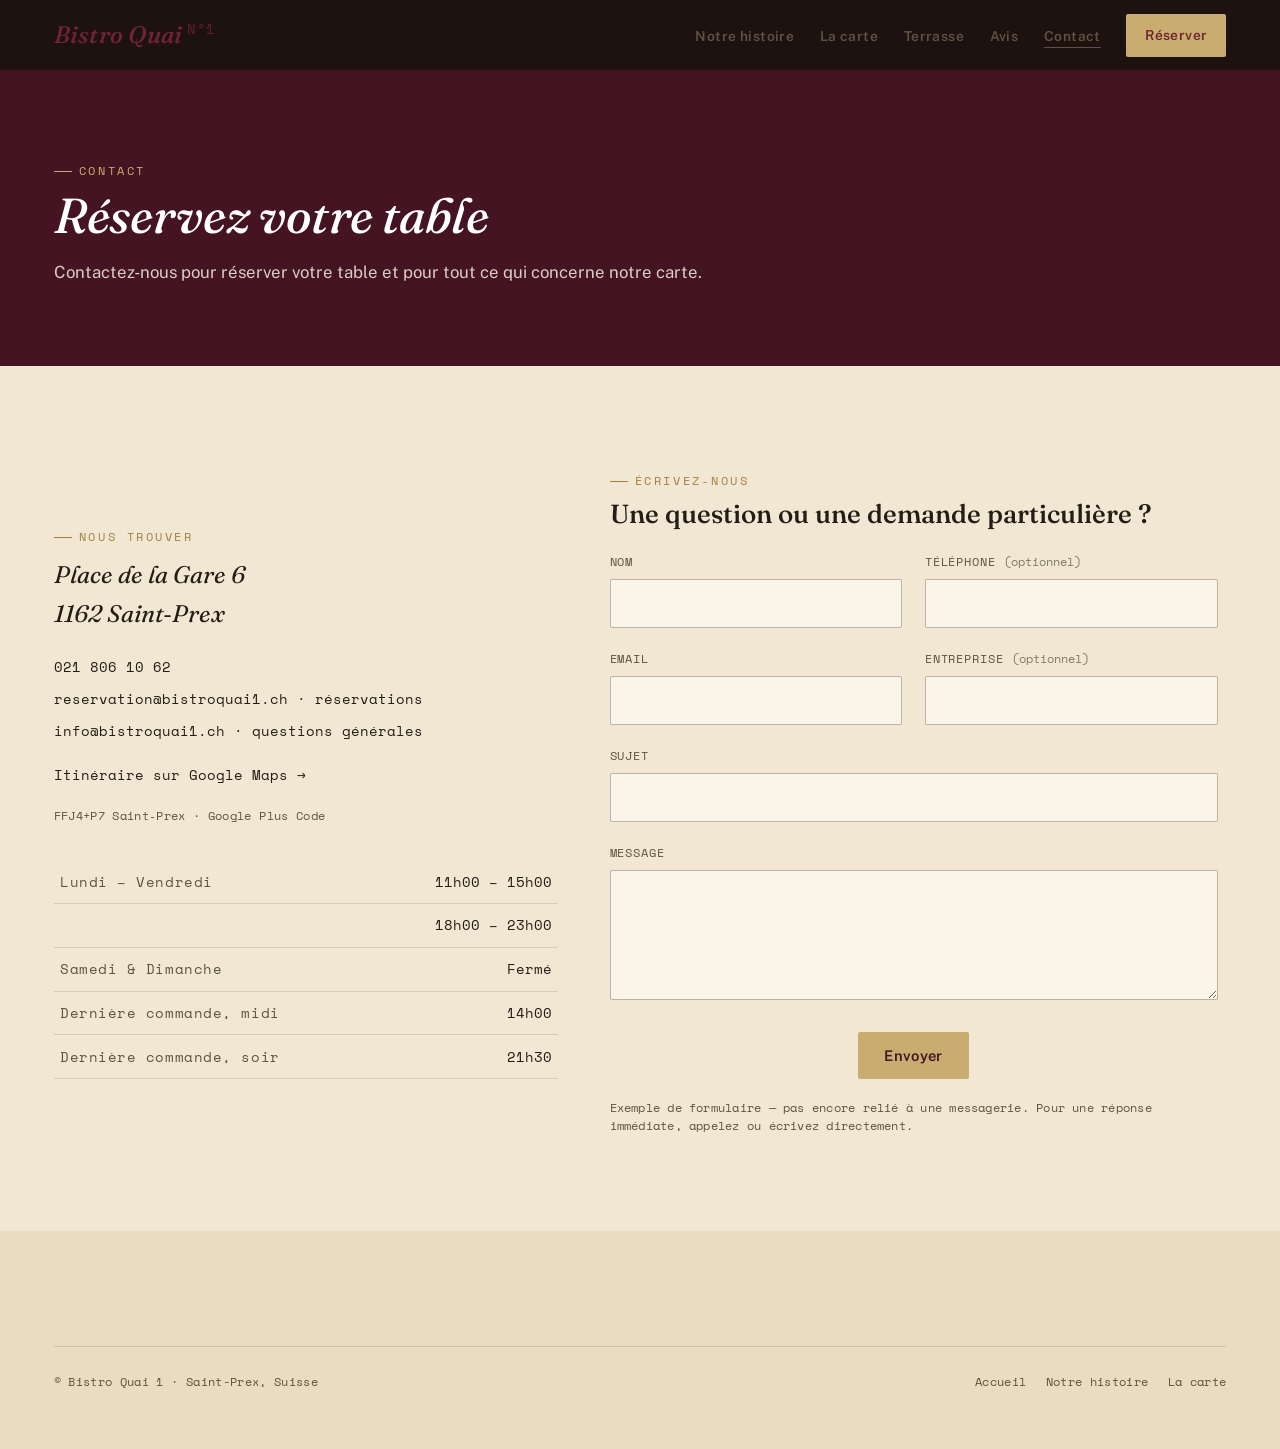
<file: contactus.html>
<!doctype html><html lang="fr"><head><meta charset=utf8><meta name=viewport content="width=device-width,initial-scale=1">
<script>if('scrollRestoration' in history){history.scrollRestoration='manual';}</script>
<title>Contact — Bistro Quai 1</title>
<meta name="description" content="Contactez le Bistro Quai 1 à Saint-Prex : adresse, téléphone, horaires et formulaire de réservation.">
<meta property="og:type" content="restaurant">
<meta property="og:title" content="Contact — Bistro Quai 1">
<meta property="og:description" content="Place de la Gare 6, 1162 Saint-Prex. 021 806 10 62.">
<meta property="og:image" content="img/terrace.jpg">
<meta name="twitter:card" content="summary_large_image">
<link rel="preconnect" href="https://fonts.googleapis.com">
<link rel="preconnect" href="https://fonts.gstatic.com" crossorigin>
<link rel="stylesheet" href="https://fonts.googleapis.com/css2?family=Fraunces:ital,opsz,wght@0,9..144,340;0,9..144,420;0,9..144,520;0,9..144,600;1,9..144,420;1,9..144,500&family=Public+Sans:wght@400;500;600;700&family=Space+Mono:wght@400;700&display=swap">
<link rel="stylesheet" href="styles.css">
</head><body>

<a class="skip-link" href="#main">Aller au contenu principal</a>

<nav class="nav nav-solid" id="siteNav">
  <div class="container nav-inner">
    <a href="index.html" class="brand">Bistro Quai <span>N&deg;1</span></a>
    <button class="nav-burger" id="burger" aria-label="Ouvrir le menu" aria-expanded="false"><span></span></button>
    <ul class="nav-links" id="navLinks">
      <li><a href="about-us.html">Notre histoire</a></li>
      <li><a href="carte.html">La carte</a></li>
      <li><a href="index.html#terrasse">Terrasse</a></li>
      <li><a href="index.html#avis">Avis</a></li>
      <li><a href="contactus.html" class="is-current">Contact</a></li>
      <li><a href="tel:+41218061062" class="btn btn-primary" style="padding:0.7em 1.3em;">Réserver</a></li>
    </ul>
  </div>
</nav>

<header class="page-header">
  <div class="container">
    <span class="eyebrow">Contact</span>
    <h1>Réservez votre table</h1>
    <p class="lede">Contactez&#8209;nous pour réserver votre table et pour tout ce qui concerne notre carte.</p>
  </div>
</header>

<main id="main">
  <section class="band">
    <div class="container">
      <div class="split reveal">
        <div class="kicker-block">
          <span class="eyebrow">Nous trouver</span>
          <p class="addr-line">Place de la Gare 6<br />1162 Saint&#8209;Prex</p>
          <ul class="contact-list">
            <li><a href="tel:+41218061062">021 806 10 62</a></li>
            <li><a href="mailto:reservation@bistroquai1.ch">reservation@bistroquai1.ch</a> &middot; réservations</li>
            <li><a href="mailto:info@bistroquai1.ch">info@bistroquai1.ch</a> &middot; questions générales</li>
          </ul>
          <a class="contact-map-link" href="https://maps.app.goo.gl/zb5xaHzFoBouSKPc6" target="_blank" rel="noopener">Itinéraire sur Google Maps &#8594;</a>
          <p class="plus-code">FFJ4+P7 Saint&#8209;Prex &middot; Google Plus Code</p>

          <table class="hours-table" style="margin-top:2.2rem;">
            <tr><td>Lundi &ndash; Vendredi</td><td>11h00 &ndash; 15h00</td></tr>
            <tr><td>&nbsp;</td><td>18h00 &ndash; 23h00</td></tr>
            <tr><td>Samedi &amp; Dimanche</td><td>Fermé</td></tr>
            <tr><td>Dernière commande, midi</td><td>14h00</td></tr>
            <tr><td>Dernière commande, soir</td><td>21h30</td></tr>
          </table>
        </div>

        <div>
          <span class="eyebrow">Écrivez&#8209;nous</span>
          <h2 style="margin-top:0.6rem; margin-bottom:1.6rem;">Une question ou une demande particulière ?</h2>

          <form id="contactForm" class="form-grid" novalidate>
            <div class="form-field">
              <label for="cf-name">Nom</label>
              <input type="text" id="cf-name" name="name" autocomplete="name" required>
            </div>
            <div class="form-field">
              <label for="cf-phone">Téléphone <span class="optional">(optionnel)</span></label>
              <input type="tel" id="cf-phone" name="phone" autocomplete="tel">
            </div>
            <div class="form-field">
              <label for="cf-email">Email</label>
              <input type="email" id="cf-email" name="email" autocomplete="email" required>
            </div>
            <div class="form-field">
              <label for="cf-company">Entreprise <span class="optional">(optionnel)</span></label>
              <input type="text" id="cf-company" name="company" autocomplete="organization">
            </div>
            <div class="form-field full">
              <label for="cf-subject">Sujet</label>
              <input type="text" id="cf-subject" name="subject" required>
            </div>
            <div class="form-field full">
              <label for="cf-message">Message</label>
              <textarea id="cf-message" name="message" required></textarea>
            </div>
            <div class="form-field full form-actions">
              <button type="submit" class="btn btn-primary">Envoyer</button>
              <span class="form-demo-note">Exemple de formulaire &mdash; pas encore relié à une messagerie. Pour une réponse immédiate, appelez ou écrivez directement.</span>
            </div>
          </form>

          <div id="formSuccess" class="form-success" tabindex="-1" hidden>
            <h3>Merci !</h3>
            <p>Ceci est un exemple de formulaire : votre message n'a pas été envoyé. Pour une vraie réservation, appelez le <a href="tel:+41218061062" style="text-decoration:underline;">021 806 10 62</a> ou écrivez à <a href="mailto:reservation@bistroquai1.ch" style="text-decoration:underline;">reservation@bistroquai1.ch</a>.</p>
          </div>
        </div>
      </div>
    </div>
  </section>
</main>

<footer class="band-tight footer">
  <div class="container">
    <div class="footer-bottom">
      <span>&copy; Bistro Quai 1 &middot; Saint-Prex, Suisse</span>
      <nav aria-label="Pages du site" style="display:flex; gap:1.2rem;">
        <a href="index.html">Accueil</a>
        <a href="about-us.html">Notre histoire</a>
        <a href="carte.html">La carte</a>
      </nav>
    </div>
  </div>
</footer>

<script src="script.js"></script>
</body></html>
</file>
<file: styles.css>
:root{
  --bg:            #f1e7d3;
  --surface:       #faf5e8;
  --surface-2:     #e9dcc0;
  --ink:           #241d15;
  --ink-soft:      #5d5340;
  --wine:          #6e2436;
  --wine-deep:     #451422;
  --lake:          #1f4e58;
  --lake-deep:     #12333b;
  --brass:         #a2803f;
  --brass-soft:    #c9ac6f;
  --line:          rgba(36,29,21,0.14);
  --line-strong:   rgba(36,29,21,0.30);
  --shadow:        0 30px 60px -30px rgba(24,17,10,0.45);

  --font-display:'Fraunces',"Iowan Old Style", Georgia, serif;
  --font-body:'Public Sans',-apple-system,"Segoe UI",sans-serif;
  --font-mono:'Space Mono',"SFMono-Regular",Menlo,monospace;

  --fs-h1: clamp(2.7rem, 2rem + 4.6vw, 6rem);
  --fs-h2: clamp(1.9rem, 1.55rem + 1.9vw, 3.1rem);
  --fs-h3: clamp(1.28rem, 1.15rem + 0.7vw, 1.6rem);
  --fs-body: clamp(1rem, 0.95rem + 0.2vw, 1.09rem);

  --sp-8: clamp(3.5rem, 2.6rem + 4.2vw, 7.5rem);
  --sp-6: clamp(2.4rem, 2rem + 2vw, 4.5rem);
  --sp-4: 1.5rem;
  --wrap: 1240px;
}

@media (prefers-color-scheme: dark){
  :root:not([data-theme="light"]){
    --bg:        #17130e;
    --surface:   #201a13;
    --surface-2: #2b2318;
    --ink:       #f1e7d3;
    --ink-soft:  #c7b99a;
    --wine:      #d07087;
    --wine-deep: #7a2b3d;
    --lake:      #6fb3bd;
    --lake-deep: #2a5b64;
    --brass:     #d8b36b;
    --brass-soft:#d8b36b;
    --line:        rgba(241,231,211,0.14);
    --line-strong: rgba(241,231,211,0.32);
    --shadow: 0 30px 70px -30px rgba(0,0,0,0.7);
  }
}
:root[data-theme="dark"]{
  --bg:        #17130e;
  --surface:   #201a13;
  --surface-2: #2b2318;
  --ink:       #f1e7d3;
  --ink-soft:  #c7b99a;
  --wine:      #d07087;
  --wine-deep: #7a2b3d;
  --lake:      #6fb3bd;
  --lake-deep: #2a5b64;
  --brass:     #d8b36b;
  --brass-soft:#d8b36b;
  --line:        rgba(241,231,211,0.14);
  --line-strong: rgba(241,231,211,0.32);
  --shadow: 0 30px 70px -30px rgba(0,0,0,0.7);
}

*,*::before,*::after{ box-sizing:border-box; }
html{ scroll-behavior:smooth; scroll-padding-top:88px; }
body{
  margin:0; background:var(--bg); color:var(--ink);
  font-family:var(--font-body); font-size:var(--fs-body);
  line-height:1.6; -webkit-font-smoothing:antialiased;
  overflow-x:hidden;
}
h1,h2,h3{ font-family:var(--font-display); font-weight:520; line-height:1.05; margin:0; text-wrap:balance; }
p{ margin:0; }
a{ color:inherit; }
img{ display:block; max-width:100%; }
.container{ max-width:var(--wrap); margin-inline:auto; padding-inline:clamp(1.25rem, 2vw + 0.5rem, 3rem); }

.eyebrow{
  font-family:var(--font-mono); font-size:0.72rem; letter-spacing:0.22em; text-transform:uppercase;
  color:var(--brass); display:inline-flex; align-items:center; gap:0.6em;
}
.eyebrow::before{ content:""; width:1.6em; height:1px; background:var(--brass); display:inline-block; }

.btn{
  font-family:var(--font-body); font-weight:600; font-size:0.92rem;
  letter-spacing:0.02em; padding:0.95em 1.7em; border-radius:2px;
  border:1px solid transparent; cursor:pointer; text-decoration:none;
  display:inline-flex; align-items:center; gap:0.6em; transition:transform .35s cubic-bezier(.2,.8,.2,1), background .3s, color .3s, border-color .3s;
}
.btn:hover{ transform:translateY(-2px); }
.btn:active{ transform:translateY(0) scale(0.96); transition-duration:.12s; }
.btn-primary{ background:var(--brass-soft); color:var(--wine-deep); }
.btn-primary:hover{ background:var(--brass); }
/* The nav's Réserver button keeps the solid brass fill, but its text now tracks the brand
   wordmark's own color exactly: white while the nav is transparent over the hero photo,
   then the same wine tone the wordmark switches to once the nav goes solid (on scroll, or
   on the nav-solid pages that have no photo to sit over). Note: white-on-brass-soft at the
   top is a soft pairing (~1.6:1) -- lower contrast than the wine-deep this replaced, kept
   here because it's what was asked for. */
.nav-links a.btn-primary{ background:var(--brass-soft); border-color:transparent; color:#fff; }
.nav-links a.btn-primary:hover{ background:var(--brass); }
.nav.is-scrolled .nav-links a.btn-primary,
.nav.nav-solid .nav-links a.btn-primary{ background:var(--brass-soft); border-color:transparent; color:var(--wine); }
.nav.is-scrolled .nav-links a.btn-primary:hover,
.nav.nav-solid .nav-links a.btn-primary:hover{ background:var(--brass); }
.btn-ghost{ border-color:rgba(255,255,255,0.55); color:#fff; }
.btn-ghost:hover{ background:rgba(255,255,255,0.12); }
.btn-line{ border-color:var(--line-strong); color:var(--ink); }
.btn-line:hover{ border-color:var(--wine); color:var(--wine); }

.skip-link{
  position:fixed; top:-3rem; left:1rem; z-index:200;
  background:var(--wine-deep); color:#fdf6e8; text-decoration:none;
  font-family:var(--font-body); font-weight:600; font-size:0.88rem;
  padding:0.8em 1.3em; border-radius:2px; box-shadow:var(--shadow);
  transition:top .25s cubic-bezier(.2,.8,.2,1);
}
.skip-link:focus{ top:1rem; }

/* ---------- NAV ---------- */
.nav{
  /* width:100vw instead of right:0 -- some embedding contexts (e.g. an app's own
     zoom/pan wrapper) give position:fixed a containing block wider than the true
     viewport, and an offset like right:0 then resolves against that wider box
     instead of the visible edge. vw is defined against the true viewport regardless,
     so it stays correct no matter what the embedding page does around this one. */
  position:fixed; top:0; left:0; width:100vw; z-index:100; padding:1.35rem 0;
  transition:background .45s ease, padding .45s ease, box-shadow .45s ease, backdrop-filter .45s ease;
}
.nav-inner{ display:flex; align-items:center; justify-content:space-between; gap:1rem; }
.nav.is-scrolled{ background:rgba(241,231,211,0.88); backdrop-filter:blur(14px); box-shadow:0 1px 0 var(--line); padding:0.85rem 0; }
:root:not([data-theme="light"]) .nav.is-scrolled{ background:rgba(23,19,14,0.82); }
:root[data-theme="dark"] .nav.is-scrolled{ background:rgba(23,19,14,0.82); }

/* Non-home pages have no dark photographic hero behind the nav, so the transparent/white
   unscrolled state (built for sitting over a photo) would put white text on the page's
   own light background. .nav-solid renders the scrolled look from the first frame. */
.nav.nav-solid{ background:rgba(241,231,211,0.88); backdrop-filter:blur(14px); box-shadow:0 1px 0 var(--line); padding:0.85rem 0; }
:root:not([data-theme="light"]) .nav.nav-solid{ background:rgba(23,19,14,0.82); }
:root[data-theme="dark"] .nav.nav-solid{ background:rgba(23,19,14,0.82); }
.nav.nav-solid .brand{ color:var(--wine); }
.nav.nav-solid .nav-links a{ color:var(--ink-soft); }
.nav.nav-solid .nav-burger span, .nav.nav-solid .nav-burger span::before, .nav.nav-solid .nav-burger span::after{ background:var(--ink); }

.brand{ font-family:var(--font-display); font-style:italic; font-weight:500; font-size:1.5rem; text-decoration:none; color:#fff; transition:color .45s; letter-spacing:0.01em; }
.nav.is-scrolled .brand{ color:var(--wine); }
.brand span{ font-family:var(--font-mono); font-style:normal; font-size:0.6em; vertical-align:super; opacity:0.8; }

.nav-links{ display:flex; align-items:center; gap:clamp(1.1rem,2vw,2.2rem); list-style:none; margin:0; padding:0; }
.nav-links a{ text-decoration:none; font-size:0.86rem; font-weight:600; letter-spacing:0.03em; color:rgba(255,255,255,0.9); position:relative; padding-bottom:4px; transition:color .45s; }
.nav.is-scrolled .nav-links a{ color:var(--ink-soft); }
.nav-links a::after{ content:""; position:absolute; left:0; bottom:0; width:0; height:1px; background:currentColor; transition:width .35s cubic-bezier(.2,.8,.2,1); }
.nav-links a:hover{ color:var(--brass); }
.nav-links a:hover::after{ width:100%; }
.nav-links a.is-current{ color:var(--brass); }
.nav-links a.is-current::after{ width:100%; }
.nav-cta{ display:none; }
.nav-burger{ display:none; background:none; border:0; padding:0.4rem; cursor:pointer; min-width:44px; min-height:44px; align-items:center; justify-content:center; }
.nav-burger span, .nav-burger span::before, .nav-burger span::after{
  content:""; display:block; width:22px; height:2px; background:#fff; transition:background .45s, transform .3s;
}
.nav.is-scrolled .nav-burger span, .nav.is-scrolled .nav-burger span::before, .nav.is-scrolled .nav-burger span::after{ background:var(--ink); }
.nav-burger span{ position:relative; }
.nav-burger span::before{ position:absolute; top:-7px; }
.nav-burger span::after{ position:absolute; top:7px; }
.nav-burger.is-active span{ background:transparent; }
.nav-burger.is-active span::before{ transform:translateY(7px) rotate(45deg); }
.nav-burger.is-active span::after{ transform:translateY(-7px) rotate(-45deg); }

@media (max-width:860px){
  /* Positioned with left:calc(100vw - width) instead of right:0. Both should be
     equivalent, but right:0 resolves against position:fixed's containing block --
     which some embedding contexts (an app's own zoom/pan wrapper, for one) make
     wider than the true viewport, landing the panel off in that extra space as
     dead scrollable area even while fully closed (opacity/visibility hide it, they
     don't stop it from occupying box space). vw is always the true viewport
     regardless, so computing the offset from it stays correct either way.
     Auto margins centre the links but collapse when the list is taller than a
     landscape phone, so nothing becomes unreachable. */
  .nav-links{
    --panel-w: min(78vw,320px);
    position:fixed; top:0; bottom:0; left:calc(100vw - var(--panel-w)); width:var(--panel-w);
    height:100vh; height:100dvh; overflow:hidden auto;
    background:var(--surface); flex-direction:column; align-items:flex-start; justify-content:flex-start;
    gap:1.6rem; padding:2rem clamp(1.5rem,6vw,2.5rem);
    opacity:0; visibility:hidden;
    transition:opacity .32s cubic-bezier(.2,.8,.2,1), visibility 0s .32s;
    box-shadow:var(--shadow);
  }
  .nav-links li:first-child{ margin-top:auto; }
  .nav-links li:last-child{ margin-bottom:auto; }
  .nav-links.is-open{
    opacity:1; visibility:visible;
    transition:opacity .32s cubic-bezier(.2,.8,.2,1), visibility 0s;
  }
  /* The panel itself can no longer move, so the links carry the arrival motion;
     the panel's overflow keeps their offset from reaching the page. */
  .nav-links li{ transform:translateX(20px); transition:transform .5s cubic-bezier(.16,1,.3,1); }
  .nav-links.is-open li{ transform:translateX(0); }
  .nav-links a{ color:var(--ink) !important; font-size:1.15rem; }
  /* The !important above is for plain links on the drawer's surface; the Réserver button
     keeps its own brass fill with wine text (not drawer-link ink). The drawer panel is a
     solid surface, not a photo overlay, so there's no white/top-of-page phase to track here
     -- it just stays the same wine the wordmark settles into once the nav is solid. */
  .nav-links a.btn-primary{ background:var(--brass-soft) !important; border-color:transparent !important; color:var(--wine) !important; }
  .nav-burger{ display:flex; }
}

/* ---------- HERO ---------- */
.hero{
  position:relative; height:clamp(600px, 92vh, 920px); overflow:hidden;
  display:flex; flex-direction:column; justify-content:flex-end;
  color:#fff;
}
/* dvh accounts for the mobile browser chrome (address bar) that vh ignores;
   browsers without dvh support simply skip this line and keep the vh value above. */
@supports (height: 100dvh){
  .hero{ height:clamp(600px, 92dvh, 920px); }
}
@media (max-width:860px){
  /* Below 860px the fixed nav can sit taller, relative to the hero's own height,
     than the flex-end content assumes; a hard height then clips or collides with
     it, so the hero grows to fit instead of guessing a single padding value. */
  .hero{ height:auto; min-height:clamp(600px, 92vh, 920px); padding-top:5.5rem; }
}
@supports (height: 100dvh){
  @media (max-width:860px){
    .hero{ min-height:clamp(600px, 92dvh, 920px); }
  }
}
.hero-media{ position:absolute; inset:-6% -2% -2% -2%; z-index:0; }
.hero-media img{ width:100%; height:100%; object-fit:cover; }
.hero-scrim{
  position:absolute; inset:0; z-index:1;
  background:
    linear-gradient(180deg, rgba(18,14,9,0.55) 0%, rgba(18,14,9,0.18) 32%, rgba(18,14,9,0.32) 62%, rgba(15,11,8,0.92) 100%),
    linear-gradient(90deg, rgba(18,14,9,0.55) 0%, rgba(18,14,9,0.05) 40%);
}
.hero-content{ position:relative; z-index:2; padding-block: 7.5rem 2.4rem; }
.hero-kicker{ opacity:0; animation:rise .9s .3s cubic-bezier(.2,.8,.2,1) forwards; }
.hero h1{
  font-size:var(--fs-h1); font-style:italic; font-weight:460; margin:0.4em 0 0.35em; color:#fff;
  opacity:0; animation:rise 1.05s .5s cubic-bezier(.2,.8,.2,1) forwards;
}
.hero-tagline{
  max-width:34rem; font-size:clamp(1rem,0.95rem + 0.3vw,1.2rem); color:rgba(255,255,255,0.88);
  opacity:0; animation:rise 1s .75s cubic-bezier(.2,.8,.2,1) forwards;
}
.hero-ctas{ display:flex; flex-wrap:wrap; gap:1rem; margin-top:2.1rem; opacity:0; animation:rise 1s .95s cubic-bezier(.2,.8,.2,1) forwards; }
@keyframes rise{ from{ opacity:0; transform:translateY(22px);} to{ opacity:1; transform:translateY(0);} }

.placard{
  position:relative; z-index:2; margin-top:clamp(2.6rem,6vw,4.2rem);
  border-top:1px solid rgba(255,255,255,0.28);
  opacity:0; animation:rise 1s 1.15s cubic-bezier(.2,.8,.2,1) forwards;
}
.placard-inner{ display:flex; flex-wrap:wrap; gap:1.4rem 2.6rem; padding-block:1.1rem; font-family:var(--font-mono); font-size:0.78rem; letter-spacing:0.05em; }
.placard-item{ display:flex; flex-direction:column; gap:0.25rem; color:rgba(255,255,255,0.92); }
.placard-item b{ font-family:var(--font-display); font-style:italic; font-weight:500; font-size:1rem; letter-spacing:0; color:var(--brass-soft); }

.scroll-cue{
  position:absolute; right:clamp(1.25rem,3vw,3rem); bottom:1.6rem; z-index:2;
  writing-mode:vertical-rl; color:rgba(255,255,255,0.75); font-family:var(--font-mono); font-size:0.7rem; letter-spacing:0.2em;
  display:flex; align-items:center; gap:0.7rem;
}
.scroll-cue i{ width:1px; height:38px; background:rgba(255,255,255,0.55); display:block; position:relative; overflow:hidden; }
.scroll-cue i::after{ content:""; position:absolute; left:0; top:-100%; width:100%; height:100%; background:var(--brass-soft); animation:cue 2.2s ease-in-out infinite; }
@keyframes cue{ 0%{top:-100%;} 60%{top:100%;} 100%{top:100%;} }

/* ---------- PAGE HEADER (non-home pages) ---------- */
/* Reuses the CTA band's exact treatment (wine-deep, cream text) as an opening banner
   instead of a closing one -- same device, same restraint, no new color introduced
   for what is otherwise just "the hero, scaled down, for a secondary page." */
.page-header{
  background:var(--wine-deep); color:#fdf6e8;
  padding-block:clamp(7.5rem,6.5rem + 4vw,9.5rem) var(--sp-6);
}
.page-header .eyebrow{ color:var(--brass-soft); }
.page-header .eyebrow::before{ background:var(--brass-soft); }
.page-header h1{ color:#fff; font-style:italic; font-weight:460; font-size:var(--fs-h2); margin-top:0.6rem; }
.page-header .lede{ color:rgba(253,246,232,0.82); margin-top:1.1rem; max-width:46rem; }

/* ---------- SECTION SCAFFOLDING ---------- */
section{ position:relative; }
.band{ padding-block:var(--sp-8); }
.band-tight{ padding-block:var(--sp-6); }

.reveal{ opacity:0; transform:translateY(14px); transition:opacity .6s cubic-bezier(.16,1,.3,1), transform .6s cubic-bezier(.16,1,.3,1); transition-delay:var(--d,0s); }
.reveal.is-visible{ opacity:1; transform:translateY(0); }
/* The menu list is the one authored focal sequence; it opts out of the generic reveal
   above and choreographs its own children instead (see PRODUITS-adjacent CARTE rules). */
.dish-row.reveal{ opacity:1; transform:none; }
@media (prefers-reduced-motion: reduce){
  .reveal{ opacity:1; transform:none; transition:none; }
  .hero-kicker,.hero h1,.hero-tagline,.hero-ctas,.placard{ opacity:1; animation:none; }
  html{ scroll-behavior:auto; }
  .dish-thumb{ clip-path:circle(52% at 50% 50%); transition:none; }
  .dish-name-wrap{ opacity:1; transform:none; transition:none; }
  .leader{ transform:scaleX(1); transition:none; }
  .dish-price{ opacity:1; transform:scale(1); transition:none; }
  .nav-burger span, .nav-burger span::before, .nav-burger span::after{ transition:none; }
  .nav-links{ transition:none; }
  .nav-links li{ transform:none; transition:none; }
}

.divider-wave{ display:block; width:100%; height:34px; color:var(--brass); opacity:0.55; }
.divider-wave path{ stroke-dasharray:600; stroke-dashoffset:600; transition:stroke-dashoffset 1.6s cubic-bezier(.2,.8,.2,1); }
.reveal.is-visible .divider-wave path{ stroke-dashoffset:0; }

/* ---------- HISTOIRE ---------- */
.split{ display:grid; grid-template-columns:1fr; gap:clamp(2rem,4vw,4rem); align-items:center; }
@media (min-width:900px){ .split{ grid-template-columns:0.9fr 1.1fr; } .split.rev{ grid-template-columns:1.1fr 0.9fr; } .split.rev .split-media{ order:2; } }
.split-media{ position:relative; }
.split-media .frame{
  position:relative; overflow:hidden; border-radius:2px; box-shadow:var(--shadow);
  aspect-ratio:4/5;
}
.split-media img{ width:100%; height:100%; object-fit:cover; transition:transform 1.2s cubic-bezier(.2,.8,.2,1); }
.split-media:hover img{ transform:scale(1.045); }
.split-media .tag{
  position:absolute; left:-1rem; bottom:1.6rem; background:var(--surface); border:1px solid var(--line);
  box-shadow:var(--shadow); padding:1rem 1.3rem; max-width:220px; font-family:var(--font-mono); font-size:0.74rem; letter-spacing:0.03em;
}
.split-media .tag img{ height:34px; width:auto; margin-bottom:0.5rem; }

.kicker-block h2{ margin-top:0.5rem; margin-bottom:1.1rem; }
.lede{ font-size:1.05rem; color:var(--ink-soft); max-width:42ch; margin-bottom:1.4rem; }
.body-copy{ color:var(--ink-soft); max-width:46ch; }
.body-copy + .body-copy{ margin-top:1rem; }

.pull-quote{
  margin-top:2rem; padding-left:1.4rem; border-left:2px solid var(--wine);
  font-family:var(--font-display); font-style:italic; font-size:1.2rem; color:var(--ink);
}
.pull-quote cite{ display:block; margin-top:0.7rem; font-family:var(--font-mono); font-style:normal; font-size:0.72rem; letter-spacing:0.08em; color:var(--ink-soft); text-transform:uppercase; }

.feature-strip{ margin-top:var(--sp-6); display:grid; grid-template-columns:1fr; border-top:1px solid var(--line); }
@media (min-width:720px){ .feature-strip{ grid-template-columns:repeat(3,1fr); } }
.feature-strip .feature{ padding:1.6rem 0.5rem; border-bottom:1px solid var(--line); }
@media (min-width:720px){ .feature-strip .feature{ border-right:1px solid var(--line); padding-inline:1.8rem; } .feature-strip .feature:last-child{ border-right:none; } }
.feature .num{ font-family:var(--font-display); font-style:italic; font-size:2.1rem; color:var(--wine); display:block; margin-bottom:0.3rem; }
.feature .lab{ font-family:var(--font-mono); font-size:0.75rem; letter-spacing:0.05em; color:var(--ink-soft); text-transform:uppercase; }

/* ---------- CARTE (menu) ---------- */
.carte{ background:var(--surface); }
.carte-head{ max-width:44rem; margin-bottom:var(--sp-6); }
.dish-list{ display:flex; flex-direction:column; }
/* align-items:start, not center: once a long name wraps to 2-3 lines the row's
   height is set by the name+description block, and centering the price against
   that full height drops it down beside the description instead of the name.
   Top-aligning keeps the price level with the name's first line regardless of
   how many lines the name and description each end up wrapping to. */
.dish-row{
  display:grid; grid-template-columns:76px 1fr auto; align-items:start; gap:1.1rem;
  padding-block:1.5rem; border-bottom:1px solid var(--line);
}
.dish-row:first-child{ border-top:1px solid var(--line); }
.dish-thumb{
  width:76px; height:76px; border-radius:50%; overflow:hidden; box-shadow:var(--shadow); flex:none;
  clip-path:circle(0% at 50% 50%); transition:clip-path .6s cubic-bezier(.16,1,.3,1); transition-delay:var(--d,0s);
}
.dish-row.is-visible .dish-thumb{ clip-path:circle(52% at 50% 50%); }
.dish-thumb img{ width:100%; height:100%; object-fit:cover; transition:transform .8s cubic-bezier(.2,.8,.2,1); }
.dish-row:hover .dish-thumb img{ transform:scale(1.14); }
.dish-name-wrap{
  display:flex; align-items:baseline; gap:0.75rem; min-width:0;
  opacity:0; transform:translateY(10px); transition:opacity .5s cubic-bezier(.16,1,.3,1), transform .5s cubic-bezier(.16,1,.3,1);
  transition-delay:calc(var(--d,0s) + .12s);
}
.dish-row.is-visible .dish-name-wrap{ opacity:1; transform:translateY(0); }
/* min-width:0 overrides the flex/grid default of "never shrink below your content's
   unwrapped width" -- Safari enforces that default through this name/leader/price
   nesting in a way this project's other test browser doesn't, so a long dish name
   was silently forcing the whole row, and the whole page, wider than the screen.
   Wrapping (dropping nowrap) means a long name still reads in full instead of
   being clipped or overlapping the leader/price once it's allowed to shrink. */
.dish-name{ font-family:var(--font-display); font-size:var(--fs-h3); min-width:0; }
.dish-desc{ display:block; font-family:var(--font-body); font-size:0.82rem; color:var(--ink-soft); font-weight:400; margin-top:0.2rem; white-space:normal; }
/* No align-self override: the container's own align-items:baseline already tracks
   dish-name's first line correctly whether the name wraps to one line or several.
   align-self:end (removed) instead pinned the leader to the bottom of the whole
   name+description block, so a wrapped name dragged the leader and price down to
   sit beside the description instead of the name. */
.leader{ flex:1 1 auto; min-width:2rem; border-bottom:2px dotted var(--line-strong); transform:scaleX(0); transform-origin:left; transition:transform 1.1s cubic-bezier(.16,1,.3,1); transition-delay:calc(var(--d,0s) + .2s); }
.reveal.is-visible .leader{ transform:scaleX(1); }
.dish-price{
  font-family:var(--font-mono); font-weight:700; font-size:1.05rem; color:var(--wine); white-space:nowrap; font-variant-numeric:tabular-nums;
  opacity:0; transform:scale(0.85); transition:opacity .35s cubic-bezier(.16,1,.3,1), transform .35s cubic-bezier(.3,1.3,.6,1);
  transition-delay:calc(var(--d,0s) + .7s);
}
.dish-row.is-visible .dish-price{ opacity:1; transform:scale(1); }
.carte-note{ margin-top:2.2rem; font-family:var(--font-mono); font-size:0.8rem; color:var(--ink-soft); letter-spacing:0.02em; }

/* ---------- FULL MENU (carte.html) ---------- */
/* A photo-less variant of the menu row: the real current menu (the actual PDF the
   restaurant hands out) uses no food photography at all, just typography -- and with
   ~20 items across five categories, we don't have real photos for most of them, so
   forcing the circular-photo treatment here would mean either broken empty circles or
   reusing one dish's photo next to an unrelated dish. Two columns instead of three. */
.menu-category{ margin-bottom:var(--sp-6); }
.menu-category:last-child{ margin-bottom:0; }
.menu-category-title{
  display:block; font-family:var(--font-display); font-style:italic; font-weight:460;
  font-size:clamp(2rem, 1.7rem + 1.5vw, 2.8rem); line-height:0.95; color:var(--wine);
  margin-bottom:0.4rem;
}
.menu-category-note{ color:var(--ink-soft); font-size:0.92rem; max-width:42rem; margin-bottom:1.4rem; }
.menu-row{
  display:grid; grid-template-columns:1fr auto; align-items:start; gap:1.1rem;
  padding-block:1.25rem; border-bottom:1px solid var(--line);
}
.menu-category .menu-row:first-child{ border-top:1px solid var(--line); }
.menu-row .dish-name-wrap{ opacity:1; transform:none; }
.menu-row .dish-price{ opacity:1; transform:none; }
.menu-row .leader{ transform:scaleX(1); }

/* ---------- PRODUITS ---------- */
.produits-grid{ display:grid; grid-template-columns:1fr; gap:0; }
@media (min-width:800px){ .produits-grid{ grid-template-columns:repeat(3,1fr); } }
.produit{ padding:clamp(2rem,1.6rem + 1.5vw,2.8rem) clamp(0.5rem,2vw,2rem); border-top:1px solid var(--line-strong); }
@media (min-width:800px){ .produit{ border-top:none; border-left:1px solid var(--line-strong); } .produit:first-child{ border-left:none; } }
.produit-mark{
  display:block; font-family:var(--font-display); font-style:italic; font-weight:460;
  font-size:clamp(2.6rem, 2.1rem + 2vw, 3.6rem); line-height:0.95; color:var(--wine);
  margin-bottom:0.5rem; transition:color .3s cubic-bezier(.2,.8,.2,1);
}
/* One hue per producer instead of all three sharing wine -- there are exactly three
   accents in the system and exactly three producers, so each gets its own instead of
   a fourth color being introduced: brass for the meat, lake for the lake fish, wine
   for the wine. Hover deepens within the same family (or to brass for wine, its
   original treatment) rather than converging all three back to one color. */
.produit:nth-child(1) .produit-mark{ color:var(--brass); }
.produit:nth-child(1):hover .produit-mark{ color:var(--wine-deep); }
.produit:nth-child(2) .produit-mark{ color:var(--lake); }
.produit:nth-child(2):hover .produit-mark{ color:var(--lake-deep); }
.produit:nth-child(3):hover .produit-mark{ color:var(--brass); }
.produit h3{ font-size:var(--fs-h3); margin-bottom:0.6rem; }
.produit p{ color:var(--ink-soft); }
.produit .who{
  display:block; margin-top:1.3rem; padding-top:1rem; border-top:1px solid var(--line);
  font-family:var(--font-mono); font-size:0.78rem; letter-spacing:0.05em; color:var(--brass);
}

/* ---------- TERRASSE ---------- */
.terrasse{ background:var(--lake-deep); color:#f1e7d3; }
.terrasse .eyebrow{ color:var(--brass-soft); }
.terrasse .eyebrow::before{ background:var(--brass-soft); }
.terrasse .body-copy{ color:rgba(241,231,211,0.78); }
.terrasse .pull-quote{ border-left-color:var(--brass-soft); color:#f7f1e2; }
.terrasse .pull-quote cite{ color:rgba(241,231,211,0.65); }

/* ---------- AVIS ---------- */
.avis-head{ display:flex; flex-wrap:wrap; align-items:flex-end; justify-content:space-between; gap:1.5rem; margin-bottom:var(--sp-6); }
.rating-badge{ display:flex; align-items:baseline; gap:0.6rem; font-family:var(--font-display); }
.rating-badge .num{ font-size:2.6rem; font-style:italic; color:var(--wine); }
.rating-badge .of{ font-family:var(--font-mono); font-size:0.85rem; color:var(--ink-soft); }
.scroller{ display:flex; gap:1.4rem; overflow-x:auto; scroll-snap-type:x mandatory; padding-bottom:1rem; margin:0 -0.2rem; scrollbar-width:thin; }
.scroller::-webkit-scrollbar{ height:6px; }
.scroller::-webkit-scrollbar-thumb{ background:var(--line-strong); border-radius:2px; }
.review-card{
  scroll-snap-align:start; flex:0 0 min(84vw,380px); background:var(--surface); border:1px solid var(--line);
  padding:1.9rem 1.8rem; display:flex; flex-direction:column; gap:1.1rem; box-shadow:var(--shadow);
}
.review-card .stars{ color:var(--brass); letter-spacing:0.15em; font-size:0.9rem; }
.review-card p{ font-family:var(--font-display); font-style:italic; font-size:1.05rem; color:var(--ink); }
.review-card footer{ font-family:var(--font-mono); font-size:0.72rem; letter-spacing:0.04em; color:var(--ink-soft); text-transform:uppercase; display:flex; justify-content:space-between; gap:0.5rem; }
.scroller-controls{ display:flex; gap:0.8rem; margin-top:1.6rem; }
.scroller-controls button{
  width:44px; height:44px; border-radius:50%; border:1px solid var(--line-strong); background:var(--surface);
  cursor:pointer; display:flex; align-items:center; justify-content:center; color:var(--ink); transition:background .3s,color .3s,border-color .3s;
}
.scroller-controls button:hover{ background:var(--wine); color:#fff; border-color:var(--wine); }
/* Dark-mode wine (#d07087) is too light for white hover text (3.3:1); wine-deep keeps AA contrast. */
:root:not([data-theme="light"]) .scroller-controls button:hover{ background:var(--wine-deep); border-color:var(--wine-deep); }
:root[data-theme="dark"] .scroller-controls button:hover{ background:var(--wine-deep); border-color:var(--wine-deep); }

/* ---------- RESERVER (CTA) ---------- */
.cta-band{ background:var(--wine-deep); color:#fdf6e8; text-align:center; }
.cta-band h2{ color:#fff; }
.cta-band .lede{ margin-inline:auto; color:rgba(253,246,232,0.8); text-align:center; }
.cta-actions{ display:flex; flex-wrap:wrap; justify-content:center; gap:1rem; margin-top:2rem; }
.cta-note{ margin-top:1.6rem; font-family:var(--font-mono); font-size:0.76rem; color:rgba(253,246,232,0.65); letter-spacing:0.03em; }

/* ---------- ABOUT CALLOUTS (about-us.html) ---------- */
.about-callout{
  background:var(--surface); border:1px solid var(--line); box-shadow:var(--shadow);
  padding:clamp(1.8rem,1.5rem + 1vw,2.6rem); margin-top:var(--sp-6);
}
.about-callout .eyebrow{ margin-bottom:0.9rem; }
.about-callout h3{ font-size:var(--fs-h3); margin-bottom:0.8rem; }
.about-callout p{ color:var(--ink-soft); max-width:56ch; }
.about-callout .btn{ margin-top:1.4rem; }

/* ---------- CONTACT FORM (contactus.html) ---------- */
.form-grid{ display:grid; grid-template-columns:1fr; gap:1.4rem; max-width:38rem; }
@media (min-width:640px){
  .form-grid{ grid-template-columns:1fr 1fr; }
  .form-field.full{ grid-column:1 / -1; }
}
.form-field{ display:flex; flex-direction:column; gap:0.5rem; }
.form-field label{
  font-family:var(--font-mono); font-size:0.72rem; letter-spacing:0.08em; text-transform:uppercase; color:var(--ink-soft);
}
.form-field .optional{ text-transform:none; letter-spacing:0; opacity:0.75; }
.form-field input, .form-field textarea{
  font-family:var(--font-body); font-size:1rem; padding:0.85em 1em;
  border:1px solid var(--line-strong); background:var(--surface); color:var(--ink);
  border-radius:2px; transition:border-color .25s, box-shadow .25s;
}
.form-field textarea{ resize:vertical; min-height:130px; }
.form-field input:focus, .form-field textarea:focus{
  outline:none; border-color:var(--wine); box-shadow:0 0 0 3px rgba(110,36,54,0.14);
}
:root:not([data-theme="light"]) .form-field input:focus, :root:not([data-theme="light"]) .form-field textarea:focus{ box-shadow:0 0 0 3px rgba(208,112,135,0.18); }
:root[data-theme="dark"] .form-field input:focus, :root[data-theme="dark"] .form-field textarea:focus{ box-shadow:0 0 0 3px rgba(208,112,135,0.18); }
.form-actions{ margin-top:0.6rem; display:flex; align-items:center; gap:1.2rem; flex-wrap:wrap; }
.form-demo-note{ font-family:var(--font-mono); font-size:0.72rem; color:var(--ink-soft); letter-spacing:0.02em; }
.form-success{
  display:none; background:var(--surface); border:1px solid var(--line); box-shadow:var(--shadow);
  padding:2rem; max-width:38rem;
}
.form-success.is-visible{ display:block; }
.form-success h3{ font-size:var(--fs-h3); margin-bottom:0.6rem; }
.form-success p{ color:var(--ink-soft); }
.contact-map-link{
  display:inline-flex; align-items:center; gap:0.5em; margin-top:1.4rem;
  font-family:var(--font-mono); font-size:0.85rem; text-decoration:none; border-bottom:1px solid transparent; transition:border-color .3s, color .3s;
}
.contact-map-link:hover{ color:var(--wine); border-color:var(--wine); }

/* ---------- REVIEW NOTE (temporary client-review annotation) ---------- */
/* Deliberately NOT part of the brand system (a bright, dashed, off-palette callout
   instead of the parchment/wine/brass language) so it reads unmistakably as a
   question for the client, not as real site content. Remove this whole block --
   the .review-note element and the .needs-confirm tags -- once the client confirms
   the rating/review content or supplies replacements. See PRODUCT.md. */
.review-note{
  background:#fff6d6; border:2px dashed #b98a00; color:#4a3a00;
  padding:1.4rem 1.6rem; margin-bottom:2rem; font-family:var(--font-body); font-size:0.92rem; line-height:1.6;
}
:root:not([data-theme="light"]) .review-note{ background:#3a2f0a; border-color:#c9a227; color:#f3dfa0; }
:root[data-theme="dark"] .review-note{ background:#3a2f0a; border-color:#c9a227; color:#f3dfa0; }
.review-note strong{ font-family:var(--font-mono); font-size:0.72rem; letter-spacing:0.08em; text-transform:uppercase; display:block; margin-bottom:0.5rem; }
.review-note p + p{ margin-top:0.6rem; }
.needs-confirm{
  display:inline-block; margin-bottom:0.6rem; font-family:var(--font-mono); font-size:0.68rem; letter-spacing:0.06em; text-transform:uppercase;
  background:#fff6d6; color:#4a3a00; border:1px dashed #b98a00; padding:0.25em 0.6em;
}
:root:not([data-theme="light"]) .needs-confirm{ background:#3a2f0a; color:#f3dfa0; border-color:#c9a227; }
:root[data-theme="dark"] .needs-confirm{ background:#3a2f0a; color:#f3dfa0; border-color:#c9a227; }

/* ---------- FOOTER / CONTACT ---------- */
.footer{ background:var(--surface-2); }
.footer-grid{ display:grid; grid-template-columns:1fr; gap:var(--sp-6); }
@media (min-width:860px){ .footer-grid{ grid-template-columns:1fr 1fr; } }
.hours-table{ width:100%; border-collapse:collapse; font-family:var(--font-mono); font-size:0.86rem; margin-top:1.4rem; font-variant-numeric:tabular-nums; }
.hours-table td{ padding:0.65rem 0.4rem; border-bottom:1px solid var(--line); }
.hours-table td:first-child{ color:var(--ink-soft); letter-spacing:0.04em; }
.hours-table td:last-child{ text-align:right; }
.addr-line{ font-family:var(--font-display); font-style:italic; font-size:1.5rem; margin-top:0.6rem; }
.contact-list{ list-style:none; margin:1.4rem 0 0; padding:0; display:flex; flex-direction:column; gap:0.55rem; font-family:var(--font-mono); font-size:0.9rem; }
.contact-list a{ text-decoration:none; border-bottom:1px solid transparent; transition:border-color .3s,color .3s; }
.contact-list a:hover{ color:var(--wine); border-color:var(--wine); }
.plus-code{ margin-top:1.2rem; font-family:var(--font-mono); font-size:0.72rem; color:var(--ink-soft); letter-spacing:0.03em; }
.footer-bottom{ border-top:1px solid var(--line); margin-top:var(--sp-6); padding-top:1.6rem; display:flex; flex-wrap:wrap; justify-content:space-between; gap:1rem; font-family:var(--font-mono); font-size:0.72rem; color:var(--ink-soft); letter-spacing:0.03em; }
.footer-bottom a{ text-decoration:none; }
.footer-bottom a:hover{ color:var(--wine); }
</file>
